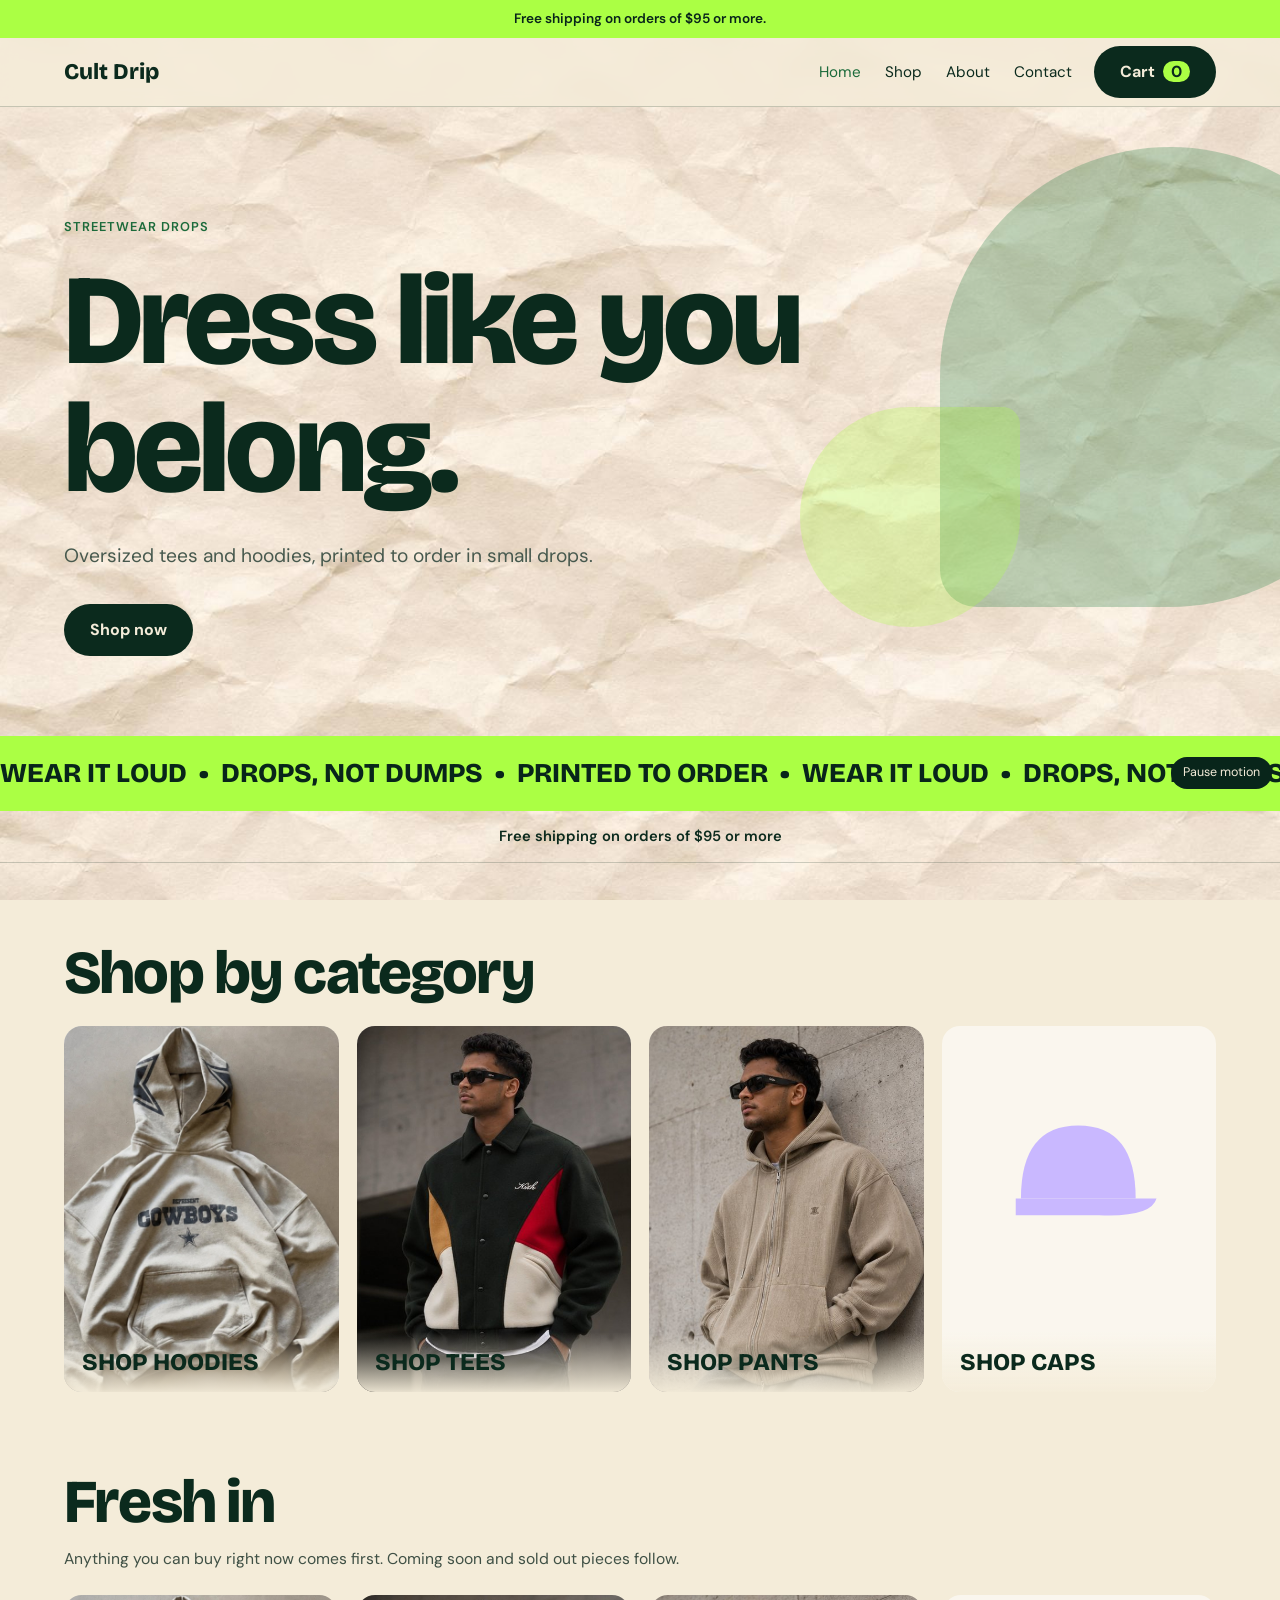
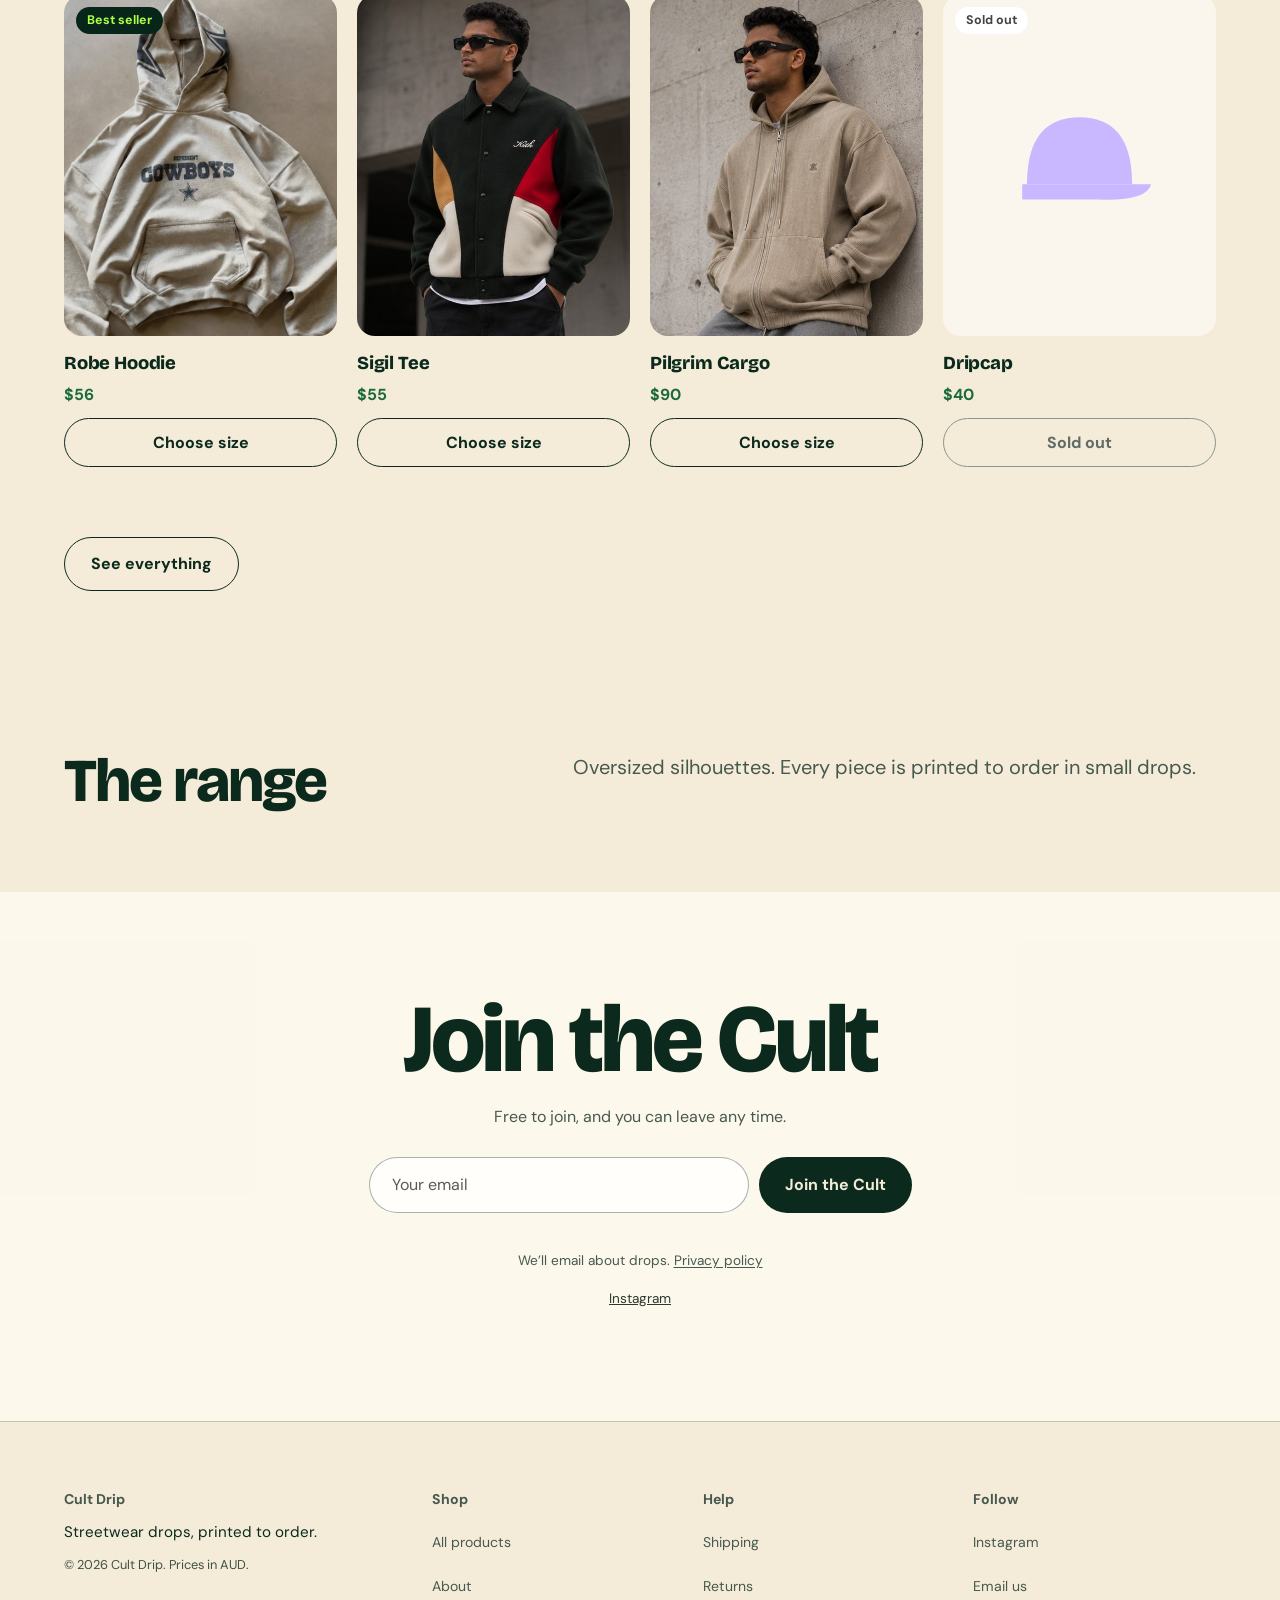
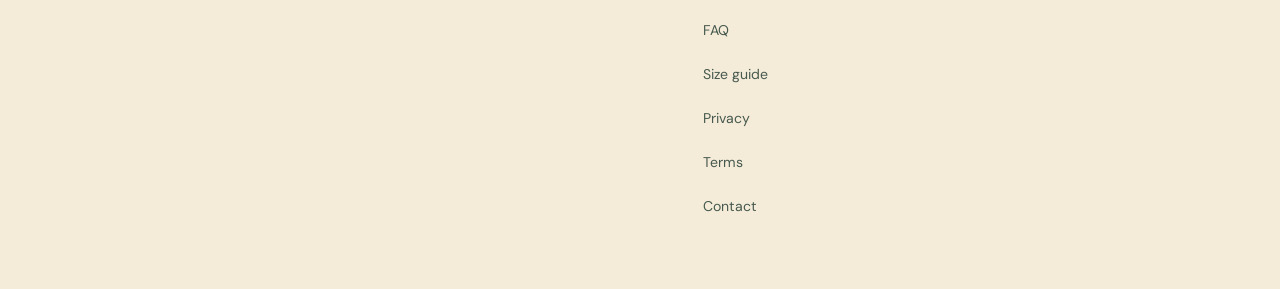
<file: index.html>
<!DOCTYPE html>
<!-- cd-version:13 --><html lang="en-AU"><head><meta charset="utf-8"><link rel="icon" href="data:image/svg+xml,%3Csvg xmlns='http://www.w3.org/2000/svg' viewBox='0 0 64 64'%3E%3Crect width='64' height='64' rx='14' fill='%230b2a1d'/%3E%3Ctext x='32' y='44' font-size='30' text-anchor='middle' fill='%23abff44' font-family='Arial' font-weight='700'%3ECD%3C/text%3E%3C/svg%3E"><meta name="viewport" content="width=device-width, initial-scale=1"><title>Streetwear drops, printed to order | Cult Drip</title><meta name="description" content="Oversized tees and hoodies, printed to order and shipped across Australia. Join the Cult to hear when the next drop lands."><meta name="theme-color" content="#f4ecd9"><meta property="og:type" content="website"><meta property="og:site_name" content="Cult Drip"><meta property="og:title" content="Streetwear drops, printed to order | Cult Drip"><meta property="og:description" content="Oversized tees and hoodies, printed to order and shipped across Australia. Join the Cult to hear when the next drop lands."><meta name="twitter:card" content="summary"><link rel="preconnect" href="https://fonts.googleapis.com"><link rel="stylesheet" href="https://fonts.googleapis.com/css2?family=Bricolage+Grotesque:wght@700;800&family=DM+Sans:wght@400;500;600;700&display=swap"><link rel="stylesheet" href="style.css"></head>
<body data-page="home" data-title="Home"><noscript><p style="padding:24px;font-weight:600">This shop needs JavaScript. Please turn it on to browse and order.</p></noscript><div id="site-header"></div><main>
<section class="hero"><div class="blob" aria-hidden="true"></div><div class="blob b2" aria-hidden="true"></div><div class="wrap"><div class="eyebrow" data-t="eyebrow">Streetwear drops</div><h1 data-s="heroTitle"></h1><p data-s="heroText"></p><a class="btn" data-t-btn="heroButton" href="shop.html">Shop now</a></div></section>
<div class="stripw"><button type="button" class="spause" id="spause" aria-pressed="false">Pause motion</button><div class="strip" aria-hidden="true"><div data-marquee="marquee">Wear it loud &nbsp;•&nbsp; Drops, not dumps &nbsp;•&nbsp; Printed to order &nbsp;•&nbsp; Wear it loud &nbsp;•&nbsp; Drops, not dumps &nbsp;•&nbsp; Printed to order &nbsp;•&nbsp;</div></div></div>
<section class="trustw" data-sec><div class="wrap"><ul class="trust" data-t="trust"></ul></div></section>
<section class="blk"><div class="wrap"><h2>Shop by category</h2><div class="tiles" id="tiles"></div></div></section>
<section class="blk" style="padding-top:0"><div class="wrap"><h2>Fresh in</h2><p class="freshnote" data-t="freshNote"></p><div class="grid" id="grid" data-limit="4"></div><a class="btn ghost" href="shop.html">See everything</a></div></section>
<section class="blk salesec" id="salesec" style="padding-top:0"><div class="wrap"><a class="sale-banner" id="saleBanner" href="shop.html" hidden><span>Shop the sale</span><b id="saleOff"></b></a></div></section>
<section class="blk" data-sec><div class="wrap two"><h2>The range</h2><div><p class="lead" data-t="rangeText">Oversized silhouettes, printed to order. Pick a category above, or browse everything in the shop.</p><p class="fine official" data-t="officialLine"></p></div></div></section>
<section class="join" id="join"><div class="wrap"><h2>Join the Cult</h2><p data-t="joinText">We’ll email you when a drop is coming. Free to join, and you can leave any time.</p><form id="f" novalidate aria-describedby="ok"><input name="email" type="email" placeholder="Your email" aria-label="Email address" autocomplete="email" required><button class="btn" type="submit">Join the Cult</button></form><div id="ok" role="status"></div><p class="fine joinsmall" data-t="joinSmall"></p><p class="fine" id="handles" hidden></p></div></section></main><div id="site-footer"></div><script src="data.js"></script><script src="copy.js"></script><script src="engine.js"></script><script src="script.js"></script></body></html>
</file>
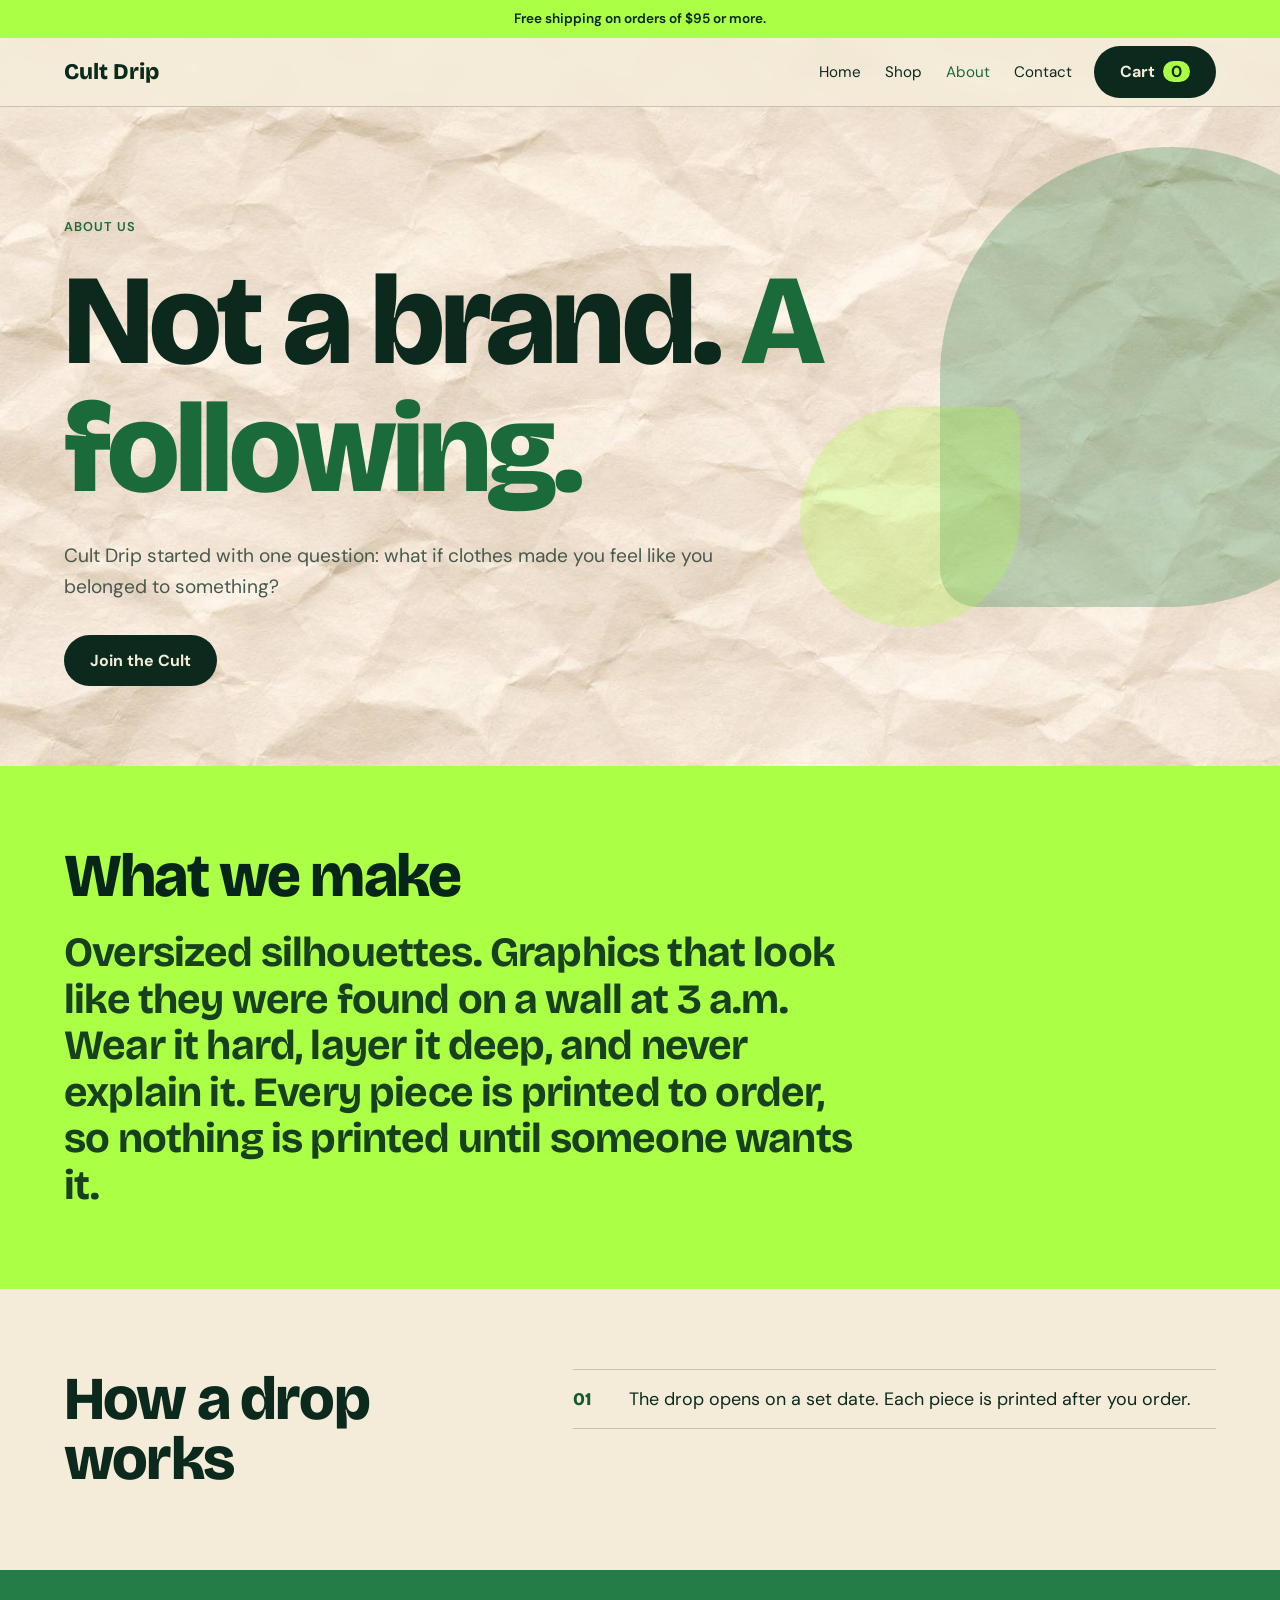
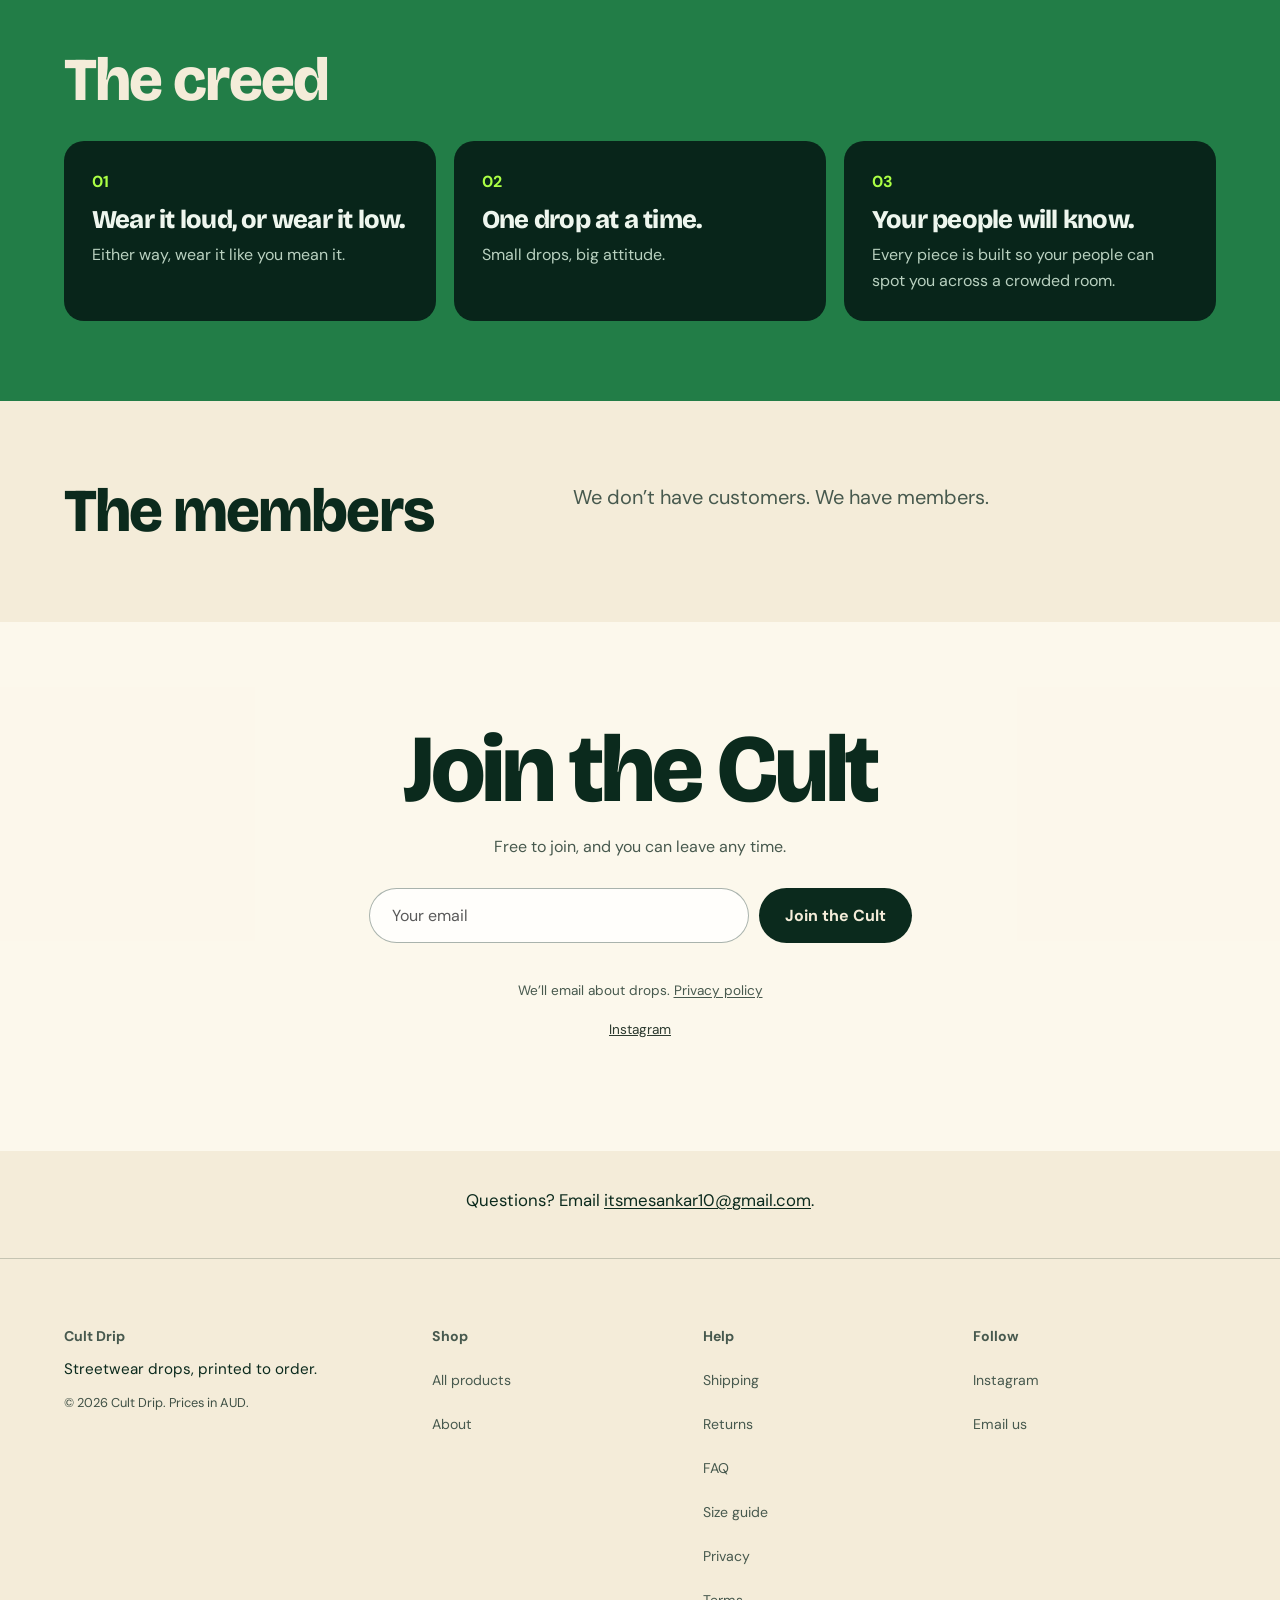
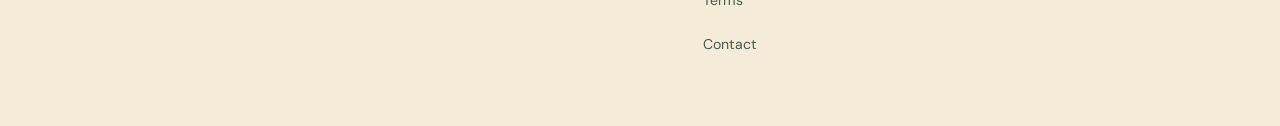
<file: about.html>
<!DOCTYPE html>
<!-- cd-version:13 --><html lang="en-AU"><head><meta charset="utf-8"><link rel="icon" href="data:image/svg+xml,%3Csvg xmlns='http://www.w3.org/2000/svg' viewBox='0 0 64 64'%3E%3Crect width='64' height='64' rx='14' fill='%230b2a1d'/%3E%3Ctext x='32' y='44' font-size='30' text-anchor='middle' fill='%23abff44' font-family='Arial' font-weight='700'%3ECD%3C/text%3E%3C/svg%3E"><meta name="viewport" content="width=device-width, initial-scale=1"><title>About us: streetwear printed to order | Cult Drip</title><meta name="description" content="What Cult Drip makes, how each piece is printed to order, and what the drops and the member list really are."><meta name="theme-color" content="#f4ecd9"><meta property="og:type" content="website"><meta property="og:site_name" content="Cult Drip"><meta property="og:title" content="About us: streetwear printed to order | Cult Drip"><meta property="og:description" content="What Cult Drip makes, how each piece is printed to order, and what the drops and the member list really are."><meta name="twitter:card" content="summary"><link rel="preconnect" href="https://fonts.googleapis.com"><link rel="stylesheet" href="https://fonts.googleapis.com/css2?family=Bricolage+Grotesque:wght@700;800&family=DM+Sans:wght@400;500;600;700&display=swap"><link rel="stylesheet" href="style.css"></head>
<body data-page="about" data-title="About"><noscript><p style="padding:24px;font-weight:600">This shop needs JavaScript. Please turn it on to browse and order.</p></noscript><div id="site-header"></div><main>
<section class="hero"><div class="blob" aria-hidden="true"></div><div class="blob b2" aria-hidden="true"></div><div class="wrap"><div class="eyebrow">About us</div><h1>Not a brand. <em>A following.</em></h1><p>Cult Drip started with one question: what if clothes made you feel like you belonged to something?</p><a class="btn" href="#join">Join the Cult</a></div></section>
<section class="blk" data-sec><div class="wrap two"><h2>Who’s behind it</h2><div class="lead rich" data-t="aboutWho"></div></div></section>
<section class="blk make" data-sec><div class="wrap"><h2>What we make</h2><p class="lead" data-t="aboutMake">Oversized silhouettes. Graphics that look like they were found on a wall at 3 a.m. Wear it hard, layer it deep, and never explain it.</p></div></section>
<section class="blk" data-sec><div class="wrap two"><h2>How a drop works</h2><div class="howw" data-t="aboutHow"></div></div></section>
<section class="blk creed" data-sec><div class="wrap"><h2>The creed</h2><div class="steps" data-t="creed"><div class="step"><span>01</span><h3>Wear it loud, or wear it low.</h3><p>Either way, wear it like you mean it.</p></div><div class="step"><span>02</span><h3>One drop at a time.</h3><p>Small drops, big attitude.</p></div><div class="step"><span>03</span><h3>Your people will know.</h3><p>Every piece is built so your people can spot you across a crowded room.</p></div></div></div></section>
<section class="blk" data-sec><div class="wrap two"><h2>The members</h2><p class="lead" data-t="aboutMembers">We don’t have customers. We have <strong>members</strong>.</p></div></section>
<section class="join" id="join"><div class="wrap"><h2>Join the Cult</h2><p data-t="joinText">We’ll email you when a drop is coming. Free to join, and you can leave any time.</p><form id="f" novalidate aria-describedby="ok"><input name="email" type="email" placeholder="Your email" aria-label="Email address" autocomplete="email" required><button class="btn" type="submit">Join the Cult</button></form><div id="ok" role="status"></div><p class="fine joinsmall" data-t="joinSmall"></p><p class="fine" id="handles" hidden></p></div></section>
<section class="lastw" data-sec><div class="wrap"><p class="lastline" data-t="aboutLast"></p></div></section></main><div id="site-footer"></div><script src="data.js"></script><script src="copy.js"></script><script src="engine.js"></script><script src="script.js"></script></body></html>
</file>
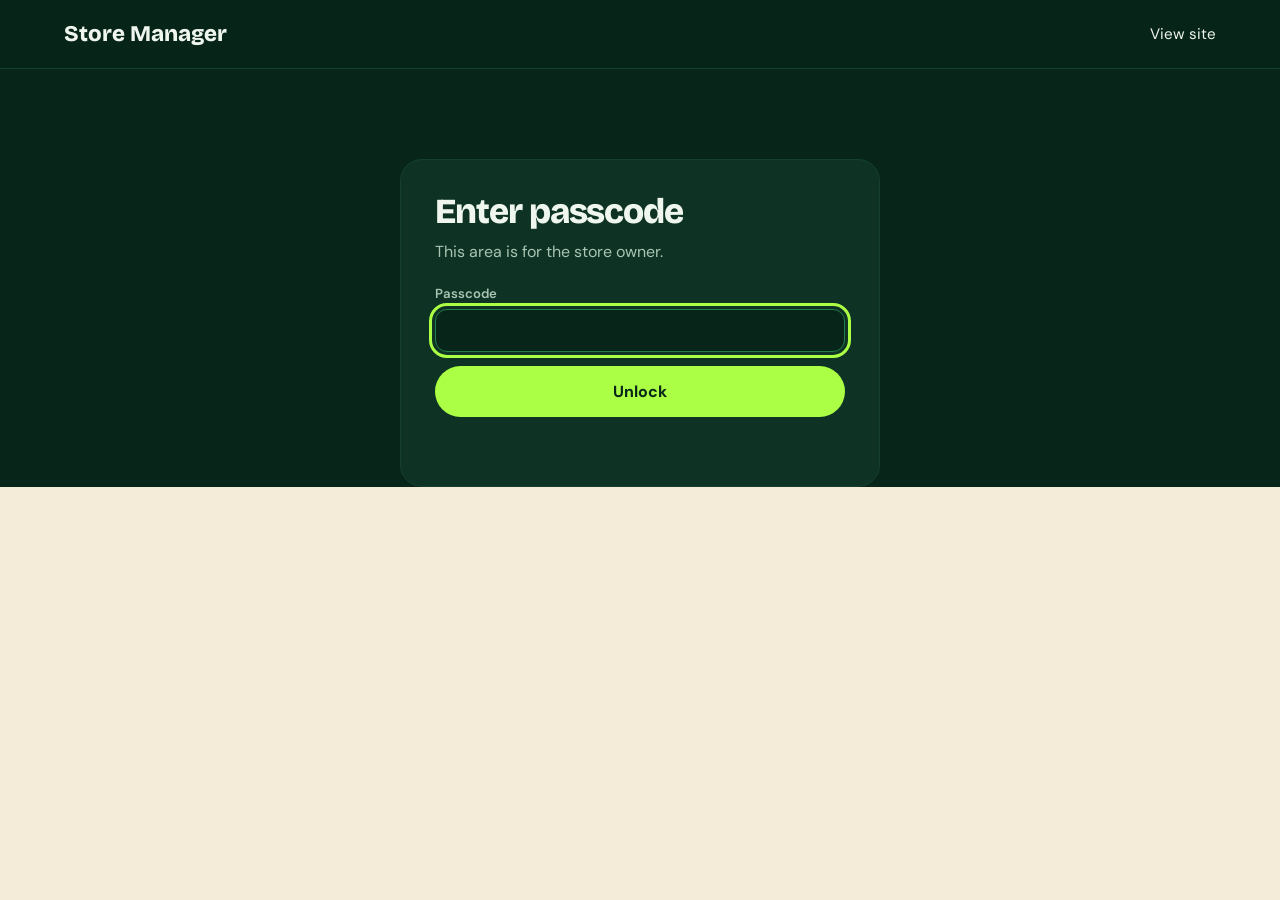
<file: admin.html>
<!DOCTYPE html>
<!-- cd-version:13 --><html lang="en-AU"><head><meta charset="utf-8"><meta name="viewport" content="width=device-width, initial-scale=1"><title>Store Manager</title><meta name="robots" content="noindex"><meta name="referrer" content="no-referrer">
<link rel="stylesheet" href="https://fonts.googleapis.com/css2?family=Bricolage+Grotesque:wght@700;800&family=DM+Sans:wght@400;500;600;700&display=swap"><link rel="stylesheet" href="style.css"></head>
<body class="adm"><header class="top"><div class="wrap"><span class="logo">Store Manager</span><nav class="links"><a href="index.html">View site</a></nav></div></header>

<div class="gate" id="gate" hidden>
  <div id="g-lock" hidden>
    <h1>Enter passcode</h1><p>This area is for the store owner.</p>
    <label>Passcode<input id="pw" type="password" autocomplete="current-password"></label>
    <button class="btn" id="unlock">Unlock</button><div id="gmsg" role="status"></div>
  </div>
  <div id="g-setup" hidden>
    <h1>Create your passcode</h1><p>Choose a passcode (8 or more characters, a short phrase is best). It will work in every browser once you upload the file the next step creates.</p>
    <label>New passcode<input id="np" type="password" autocomplete="new-password"></label>
    <label>Type it again<input id="np2" type="password" autocomplete="new-password"></label>
    <button class="btn" id="mk">Create passcode file</button>
    <button class="gback" id="skip">Go back without changing it</button><div id="gmsg2" role="status"></div>
    <div class="note">After it downloads, upload <b>lock.js</b> to GitHub (Add file, Upload files). Until you do, the old passcode (or none) stays in force.</div>
  </div>
</div>

<div id="app" hidden>
<main class="wrap">
<h1>Change your clothes, prices and words</h1>
<nav class="jump" aria-label="Jump to a section"><a href="#dropp">Current drop</a><a href="#setp">Store settings</a><a href="#prodp">Products</a><a href="#factp">Business details</a><a href="#wordp">Page words</a><a href="#filep">Site files check</a></nav>
<div class="note upd" id="upd" hidden></div>
<div class="panel"><h2>How it works</h2>
<ol class="how"><li><b>Edit</b><br>Change products, prices, photos, stock and words below. Every box is optional.</li><li><b>Save &amp; publish</b><br>One press at the bottom sends it to your live shop.</li><li><b>Check it</b><br>Press Preview any time to see your changes before or after publishing.</li></ol></div>
<div class="panel" id="dropp"><h2>Current drop</h2><p>Change this when a drop opens or closes. Every box is optional.</p><div id="drop"></div></div>
<div class="panel" id="ghp"><h2>GitHub connection</h2><p id="ghintro">Your token is saved in this browser until you change it, so you only set this up once.</p>
<div class="fields"><label>Access token<input id="tok" type="password" autocomplete="off" placeholder="github_pat_..."></label></div>
<div class="bulk" style="margin-top:12px"><button id="ghc">Save token</button><button id="ghd">Remove token</button><button id="dl">Download backup (data.js)</button><button id="chpw">Change passcode</button></div>
<p id="ghs" style="margin:12px 0 0"></p>
<details class="how2"><summary>How do I get a token?</summary><ol><li>On github.com click your picture, then Settings, then Developer settings.</li><li>Choose Personal access tokens, then Fine-grained tokens, then Generate new token.</li><li>Give it a name, set an expiry (90 days is sensible), and under Repository access choose Only select repositories, then pick cultdrip.</li><li>Under Permissions, Repository permissions, set Contents to Read and write. Leave everything else as it is.</li><li>Press Generate token, copy it, paste it above and press Save token.</li></ol><p>The token can only touch this one repository. You can delete it on GitHub at any time.</p></details></div>
<div class="panel"><h2>Quick price tools</h2><p>Change every product at once, then press Save &amp; publish. Use “Put everything on sale” only on pieces you have really sold at the full price. Pieces set to Coming soon are skipped.</p><div class="bulk"><label>Percent<input id="pct" type="text" inputmode="numeric" value="20"></label><button id="sale">Put everything on sale</button><button id="unsale">End all sales</button><button id="up">Raise all prices</button><button id="down">Lower all prices</button></div></div>
<div class="panel" id="setp"><h2>Store settings</h2><p>Brand name, banner, home page words and your shop's contact details. Wording boxes left empty use the suggested wording shown in grey.</p><div class="fields" id="set"></div></div>
<div class="panel" id="prodp"><h2>Products</h2><p>Use Add product for a new item. Leave Original price at 0 when there's no sale. Paste a photo path like images/hoodie.jpg to replace the drawing.</p><button class="btn" id="add" style="margin-bottom:16px">+ Add product</button><div id="list"></div></div>
<div class="panel" id="factp"><h2>Business details: fill in when you're ready</h2><p>Anything you leave empty is simply left out of your website. Each box says where it is used.</p><div id="facts"></div></div>
<div class="panel" id="wordp"><h2>Page words</h2><p>Every box is optional. An empty box uses the suggested wording shown in grey, which updates itself from your business details. Your own words are used exactly as you write them. Put ** on both sides of words to make them bold. To link to another page on this site, write [[help.html#privacy|Privacy policy]]: the page and section first, then a bar, then the words to show.</p><div id="words"></div></div>
<div class="panel" id="filep"><h2>Site files check</h2><p id="ver"></p><button class="btn ghost" id="chk" style="margin-bottom:12px">Check my site files</button><ul class="chklist" id="chkout"></ul></div>
</main>
<div class="actions"><span id="state">✓ Everything is published</span><span id="hint"></span><button class="btn" id="saveb">Save &amp; publish</button><button class="btn ghost" id="prev">Preview</button><button class="btn ghost" id="reset">Undo changes</button><span id="status" role="status"></span></div>
</div>
<script src="data.js"></script><script src="copy.js"></script><script src="engine.js"></script><script src="admin.js"></script></body></html>
</file>
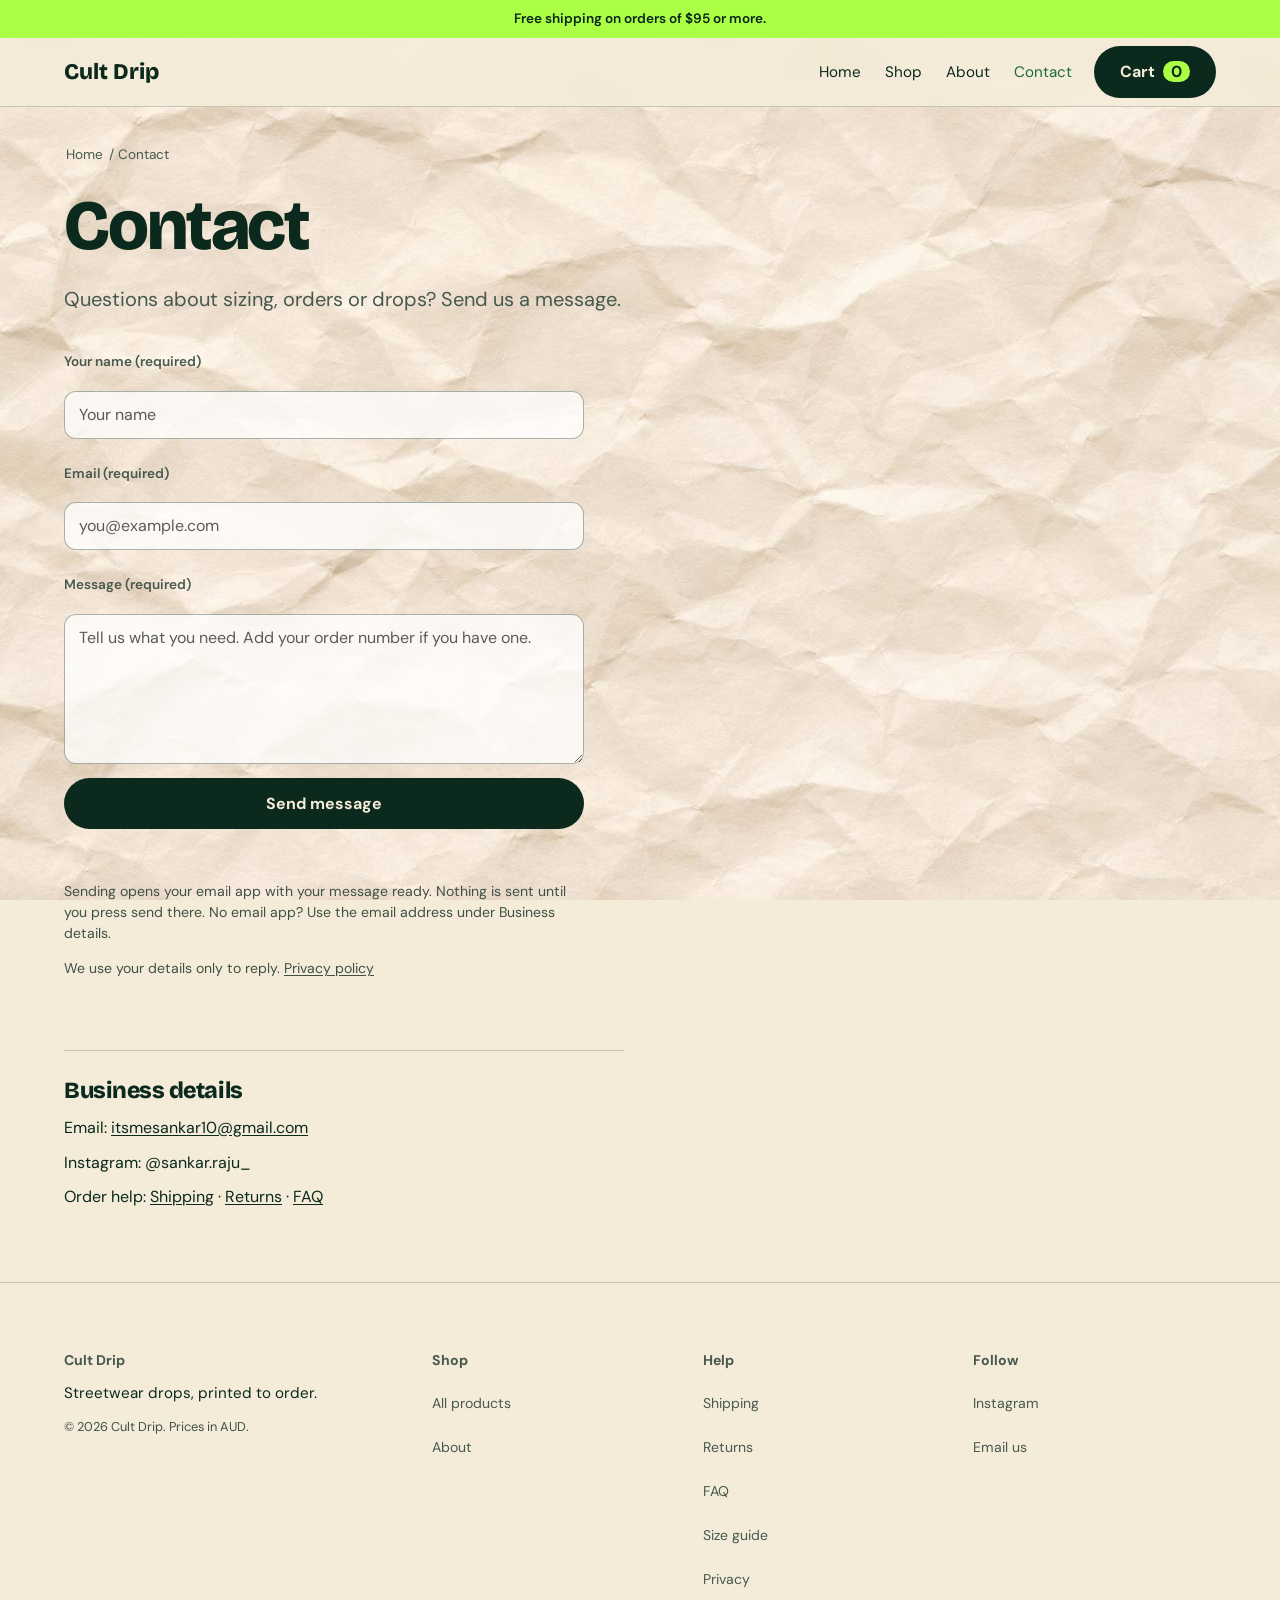
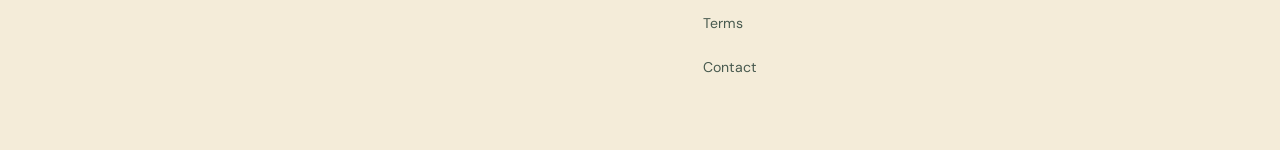
<file: contact.html>
<!DOCTYPE html>
<!-- cd-version:13 --><html lang="en-AU"><head><meta charset="utf-8"><link rel="icon" href="data:image/svg+xml,%3Csvg xmlns='http://www.w3.org/2000/svg' viewBox='0 0 64 64'%3E%3Crect width='64' height='64' rx='14' fill='%230b2a1d'/%3E%3Ctext x='32' y='44' font-size='30' text-anchor='middle' fill='%23abff44' font-family='Arial' font-weight='700'%3ECD%3C/text%3E%3C/svg%3E"><meta name="viewport" content="width=device-width, initial-scale=1"><title>Contact us about orders, sizing and drops | Cult Drip</title><meta name="description" content="Questions about sizing, orders or drops? Send Cult Drip a message and we’ll reply by email."><meta name="theme-color" content="#f4ecd9"><meta property="og:type" content="website"><meta property="og:site_name" content="Cult Drip"><meta property="og:title" content="Contact us about orders, sizing and drops | Cult Drip"><meta property="og:description" content="Questions about sizing, orders or drops? Send Cult Drip a message and we’ll reply by email."><meta name="twitter:card" content="summary"><link rel="preconnect" href="https://fonts.googleapis.com"><link rel="stylesheet" href="https://fonts.googleapis.com/css2?family=Bricolage+Grotesque:wght@700;800&family=DM+Sans:wght@400;500;600;700&display=swap"><link rel="stylesheet" href="style.css"></head>
<body data-page="contact" data-title="Contact"><noscript><p style="padding:24px;font-weight:600">This shop needs JavaScript. Please turn it on to browse and order.</p></noscript><div id="site-header"></div><main><div class="wrap">
<nav class="crumbs" aria-label="Breadcrumb"><a href="index.html">Home</a> / Contact</nav><h1 class="title">Contact</h1><p class="lead cintro" data-t="contactIntro">Questions about sizing, orders or drops? Send us a message.</p>
<form class="contact" id="contact" novalidate aria-describedby="ok"><label class="lbl" for="c-name">Your name (required)</label><input id="c-name" name="name" placeholder="Your name" autocomplete="name" required><label class="lbl" for="c-email">Email (required)</label><input id="c-email" name="email" type="email" placeholder="you@example.com" autocomplete="email" required><label class="lbl" for="c-msg">Message (required)</label><textarea id="c-msg" name="message" rows="5" placeholder="Tell us what you need. Add your order number if you have one." required></textarea><button class="btn" type="submit">Send message</button><div id="ok" role="status"></div><p class="formnote" data-t="contactNote"></p><p class="formnote cprivacy" data-t="contactPrivacy">We use your details only to reply. <a href="help.html#privacy">Privacy policy</a></p></form>
<div class="biz" data-sec><h2>Business details</h2><div data-t="contactBusiness"></div></div></div></main><div id="site-footer"></div><script src="data.js"></script><script src="copy.js"></script><script src="engine.js"></script><script src="script.js"></script></body></html>
</file>
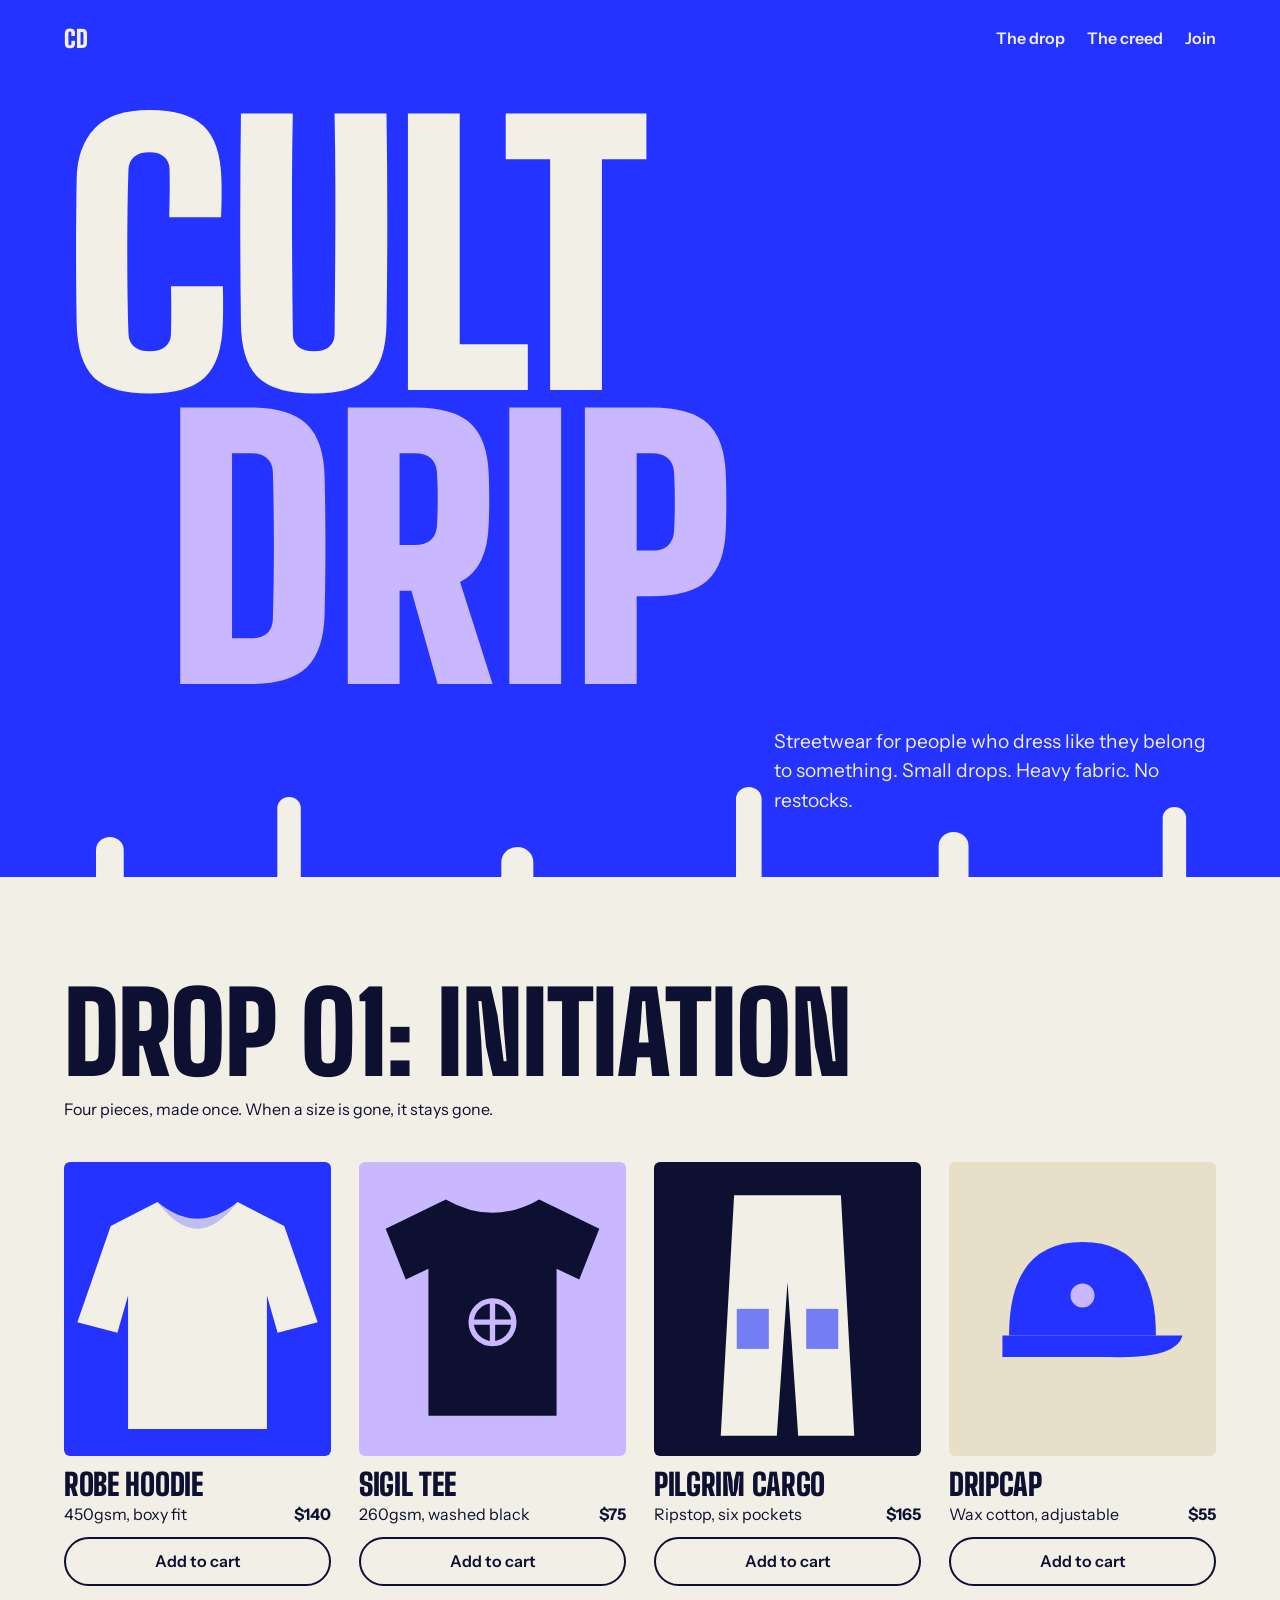
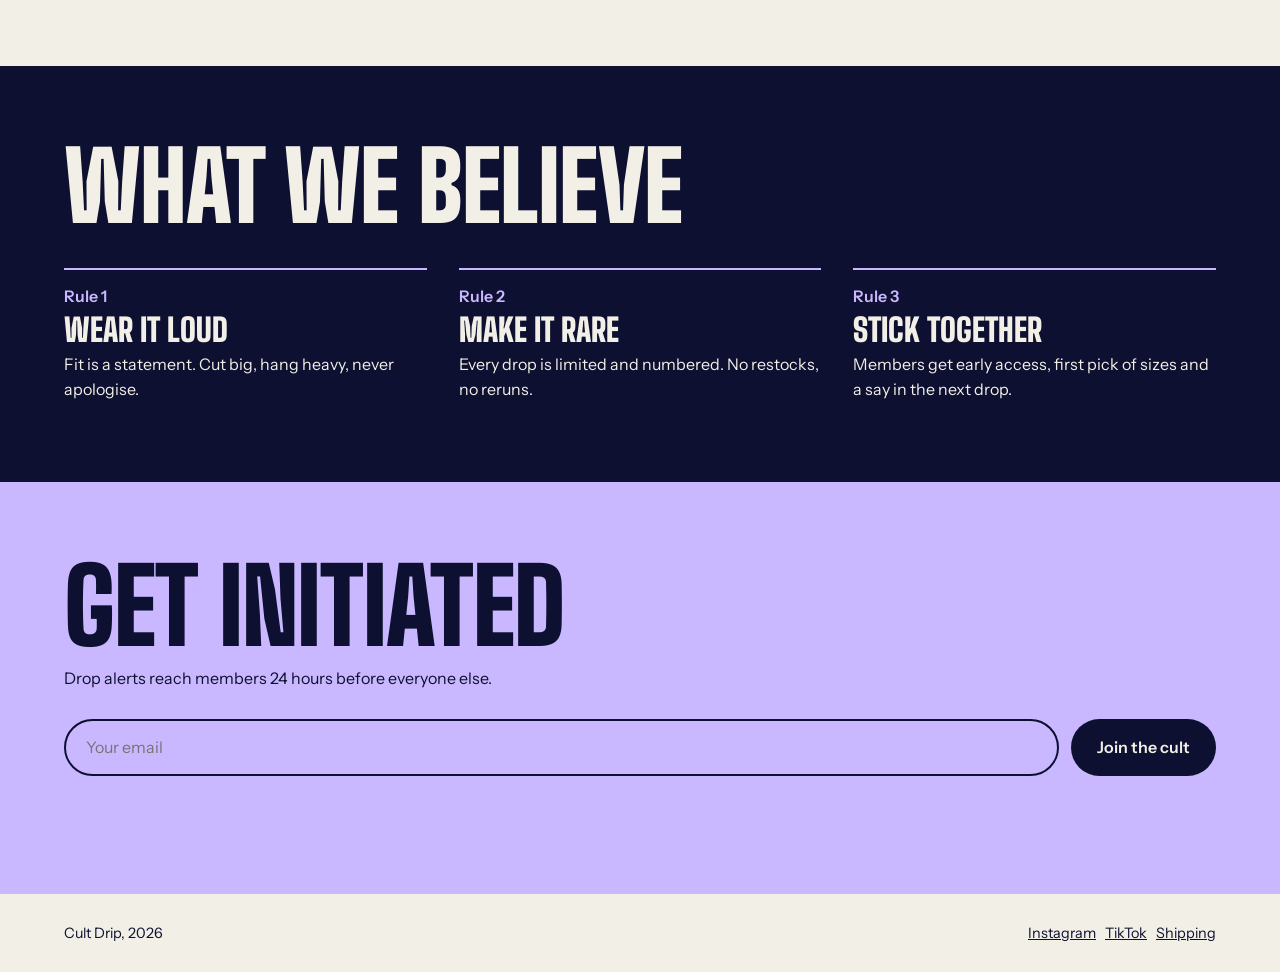
<file: cult.html>
<!DOCTYPE html>
<html lang="en">
<head>
<meta charset="utf-8">
<meta name="viewport" content="width=device-width, initial-scale=1, viewport-fit=cover">
<title>Cult Drip</title>
<link rel="stylesheet" href="https://fonts.googleapis.com/css2?family=Big+Shoulders+Display:wght@800;900&family=Instrument+Sans:wght@400;500;600&display=swap">
<style>
:root{--blue:#2433ff;--bone:#f2efe6;--lilac:#c9b8ff;--ink:#0d1030;--paper:#f2efe6;--text:#0d1030;
box-sizing:border-box;padding-top:env(safe-area-inset-top,0px);padding-bottom:env(safe-area-inset-bottom,0px)}
@media (prefers-color-scheme:dark){:root:not([data-theme="light"]){--paper:#10122e;--text:#f2efe6}}
:root[data-theme="dark"]{--paper:#10122e;--text:#f2efe6}
html{scroll-padding-top:env(safe-area-inset-top,0px);scroll-behavior:smooth}
*{box-sizing:border-box}
body{margin:0;background:var(--paper);color:var(--text);font-family:"Instrument Sans",system-ui,sans-serif;line-height:1.55}
h1,h2,h3{font-family:"Big Shoulders Display","Arial Narrow",Impact,sans-serif;font-weight:900;margin:0;line-height:.85;letter-spacing:-.01em}
a{color:inherit}
:focus-visible{outline:3px solid var(--lilac);outline-offset:3px}

/* hero */
.hero{background:var(--blue);color:var(--bone);position:relative;overflow:hidden;padding:20px 5vw 0}
nav{display:flex;justify-content:space-between;align-items:center;font-weight:600}
nav .mark{font-family:"Big Shoulders Display",Impact,sans-serif;font-weight:900;font-size:1.5rem}
nav a{text-decoration:none;margin-left:22px}
nav a:hover{text-decoration:underline}
.hero h1{font-size:clamp(5.5rem,27vw,23rem);text-transform:uppercase;margin:6vh 0 0;text-align:left}
.hero h1 span{display:block}
.hero h1 span:last-child{color:var(--lilac);margin-left:8vw}
.hero p{max-width:34ch;font-size:1.2rem;margin:28px 0 0 auto;padding-bottom:90px}
.btn{display:inline-block;background:var(--bone);color:var(--ink);padding:14px 26px;font-weight:600;border:0;border-radius:999px;text-decoration:none;cursor:pointer;font:inherit;font-weight:600}
.btn:hover{background:var(--lilac)}
.drips{position:absolute;left:0;right:0;bottom:-1px;height:130px;width:100%}
.drips rect{transform-origin:top;animation:drip 1.8s cubic-bezier(.3,.9,.3,1) both}
@keyframes drip{from{transform:scaleY(0)}}
@media (prefers-reduced-motion:reduce){.drips rect{animation:none}}

/* drop */
section{padding:80px 5vw}
.drop h2{font-size:clamp(3rem,10vw,7rem);text-transform:uppercase}
.drop .sub{max-width:46ch;margin:16px 0 40px}
.grid{display:grid;grid-template-columns:repeat(auto-fit,minmax(230px,1fr));gap:28px}
.item svg{width:100%;height:auto;display:block;background:var(--tile);border-radius:6px}
.item:nth-child(1){--tile:#2433ff}.item:nth-child(2){--tile:#c9b8ff}.item:nth-child(3){--tile:#0d1030}.item:nth-child(4){--tile:#e8dfc9}
.item h3{font-size:1.9rem;margin-top:14px;text-transform:uppercase;line-height:.95}
.item p{margin:4px 0 0;display:flex;justify-content:space-between}
.item button{margin-top:10px;width:100%;background:transparent;color:inherit;border:2px solid currentColor;border-radius:999px;padding:10px;font:inherit;font-weight:600;cursor:pointer}
.item button:hover,.item button.in{background:var(--blue);border-color:var(--blue);color:var(--bone)}

/* creed */
.creed{background:var(--ink);color:var(--bone)}
.creed h2{font-size:clamp(2.6rem,8vw,6rem);text-transform:uppercase;max-width:14ch}
.creed ol{list-style:none;padding:0;margin:40px 0 0;display:grid;grid-template-columns:repeat(auto-fit,minmax(240px,1fr));gap:32px;counter-reset:r}
.creed li{counter-increment:r;border-top:2px solid var(--lilac);padding-top:14px}
.creed li::before{content:"Rule " counter(r);color:var(--lilac);font-weight:600}
.creed li b{display:block;font-family:"Big Shoulders Display",Impact,sans-serif;font-size:2rem;font-weight:900;text-transform:uppercase;line-height:1;margin:6px 0}

/* join */
.join{background:var(--lilac);color:var(--ink)}
.join h2{font-size:clamp(3rem,9vw,6.5rem);text-transform:uppercase}
.join form,.join .row{display:flex;gap:12px;flex-wrap:wrap;margin-top:28px}
.join input{flex:1 1 260px;padding:14px 20px;border-radius:999px;border:2px solid var(--ink);background:transparent;font:inherit;color:var(--ink)}
.join .btn{background:var(--ink);color:var(--bone)}
.join .btn:hover{background:var(--blue)}
#msg{margin-top:14px;font-weight:600;min-height:1.5em}
footer{padding:28px 5vw;display:flex;justify-content:space-between;flex-wrap:wrap;gap:10px;font-size:.9rem}
</style>
</head>
<body>
<header class="hero">
  <nav><span class="mark">CD</span><div><a href="#drop">The drop</a><a href="#creed">The creed</a><a href="#join">Join</a></div></nav>
  <h1><span>Cult</span><span>Drip</span></h1>
  <p>Streetwear for people who dress like they belong to something. Small drops. Heavy fabric. No restocks.</p>
  <svg class="drips" viewBox="0 0 1200 130" preserveAspectRatio="none" aria-hidden="true">
    <g fill="#f2efe6">
      <rect x="0" y="100" width="1200" height="30"/>
      <rect x="90" y="60" width="26" height="70" rx="13" style="animation-delay:.2s"/>
      <rect x="260" y="20" width="22" height="110" rx="11" style="animation-delay:.5s"/>
      <rect x="470" y="70" width="30" height="60" rx="15" style="animation-delay:.35s"/>
      <rect x="690" y="10" width="24" height="120" rx="12" style="animation-delay:.7s"/>
      <rect x="880" y="55" width="28" height="75" rx="14" style="animation-delay:.45s"/>
      <rect x="1090" y="30" width="22" height="100" rx="11" style="animation-delay:.6s"/>
    </g>
  </svg>
</header>

<section class="drop" id="drop">
  <h2>Drop 01: Initiation</h2>
  <p class="sub">Four pieces, made once. When a size is gone, it stays gone.</p>
  <div class="grid">
    <article class="item">
      <svg viewBox="0 0 200 220" role="img" aria-label="Blue hooded sweatshirt illustration"><path fill="#f2efe6" d="M70 30 Q100 55 130 30 L165 48 L190 120 L160 128 L152 100 L152 200 L48 200 L48 100 L40 128 L10 120 L35 48Z"/><path fill="#2433ff" opacity=".25" d="M70 30 Q100 70 130 30 Q100 55 70 30Z"/></svg>
      <h3>Robe hoodie</h3><p><span>450gsm, boxy fit</span><b>$140</b></p><button>Add to cart</button>
    </article>
    <article class="item">
      <svg viewBox="0 0 200 220" role="img" aria-label="Tee illustration"><path fill="#0d1030" d="M65 28 Q100 48 135 28 L180 50 L165 88 L148 80 L148 190 L52 190 L52 80 L35 88 L20 50Z"/><circle cx="100" cy="120" r="16" fill="none" stroke="#c9b8ff" stroke-width="4"/><path d="M100 104v32M84 120h32" stroke="#c9b8ff" stroke-width="4"/></svg>
      <h3>Sigil tee</h3><p><span>260gsm, washed black</span><b>$75</b></p><button>Add to cart</button>
    </article>
    <article class="item">
      <svg viewBox="0 0 200 220" role="img" aria-label="Cargo pants illustration"><path fill="#f2efe6" d="M60 25 H140 L150 205 H108 L100 90 L92 205 H50Z"/><rect x="62" y="110" width="24" height="30" fill="#2433ff" opacity=".6"/><rect x="114" y="110" width="24" height="30" fill="#2433ff" opacity=".6"/></svg>
      <h3>Pilgrim cargo</h3><p><span>Ripstop, six pockets</span><b>$165</b></p><button>Add to cart</button>
    </article>
    <article class="item">
      <svg viewBox="0 0 200 220" role="img" aria-label="Cap illustration"><path fill="#2433ff" d="M45 130 Q45 60 100 60 Q155 60 155 130Z"/><path fill="#2433ff" d="M40 130 H175 Q170 148 120 146 H40Z"/><circle cx="100" cy="100" r="9" fill="#c9b8ff"/></svg>
      <h3>Dripcap</h3><p><span>Wax cotton, adjustable</span><b>$55</b></p><button>Add to cart</button>
    </article>
  </div>
</section>

<section class="creed" id="creed">
  <h2>What we believe</h2>
  <ol>
    <li><b>Wear it loud</b>Fit is a statement. Cut big, hang heavy, never apologise.</li>
    <li><b>Make it rare</b>Every drop is limited and numbered. No restocks, no reruns.</li>
    <li><b>Stick together</b>Members get early access, first pick of sizes and a say in the next drop.</li>
  </ol>
</section>

<section class="join" id="join">
  <h2>Get initiated</h2>
  <p>Drop alerts reach members 24 hours before everyone else.</p>
  <form id="f"><input type="email" id="e" placeholder="Your email" required aria-label="Email address"><button class="btn" type="submit">Join the cult</button></form>
  <div id="msg" role="status"></div>
</section>

<footer><span>Cult Drip, 2026</span><span><a href="#">Instagram</a> &nbsp; <a href="#">TikTok</a> &nbsp; <a href="#">Shipping</a></span></footer>

<script>
document.querySelectorAll('.item button').forEach(function(b){
  b.addEventListener('click',function(){
    var on=b.classList.toggle('in');
    b.textContent=on?'In your cart':'Add to cart';
  });
});
document.getElementById('f').addEventListener('submit',function(ev){
  ev.preventDefault();
  var v=document.getElementById('e').value;
  document.getElementById('msg').textContent='Welcome in. We will send drop alerts to '+v+'.';
  ev.target.reset();
});
</script>
</body>
</html>
</file>
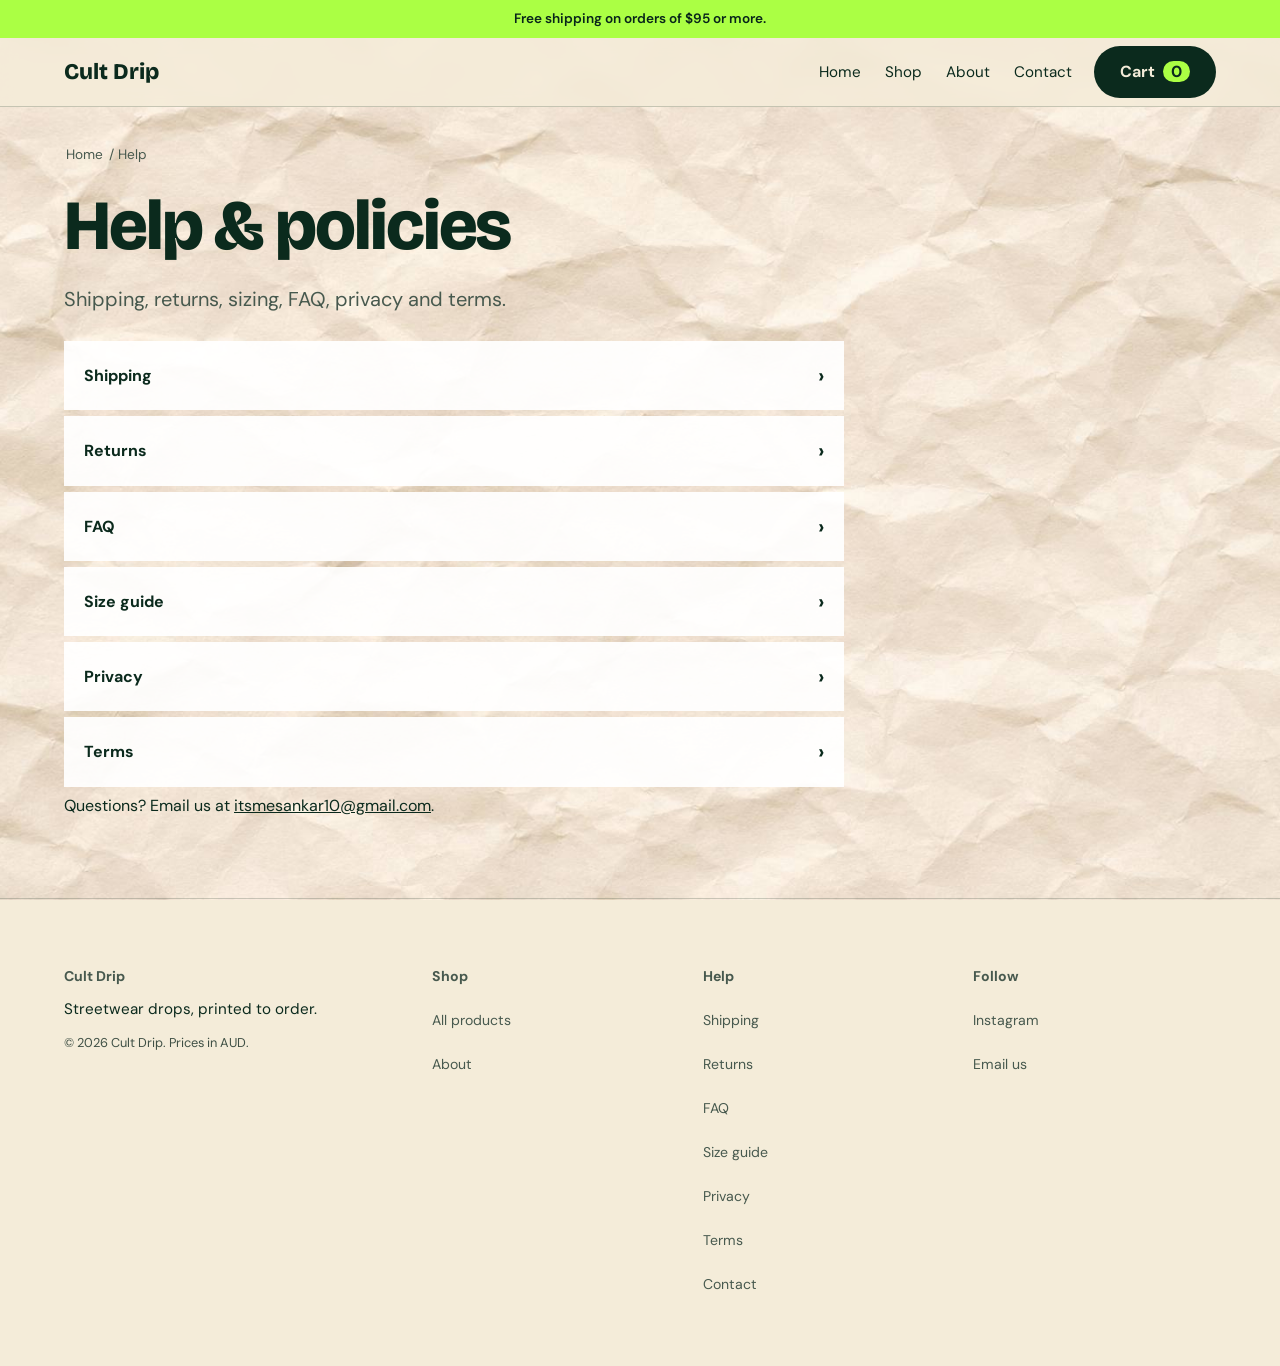
<file: help.html>
<!DOCTYPE html>
<!-- cd-version:13 --><html lang="en-AU"><head><meta charset="utf-8"><link rel="icon" href="data:image/svg+xml,%3Csvg xmlns='http://www.w3.org/2000/svg' viewBox='0 0 64 64'%3E%3Crect width='64' height='64' rx='14' fill='%230b2a1d'/%3E%3Ctext x='32' y='44' font-size='30' text-anchor='middle' fill='%23abff44' font-family='Arial' font-weight='700'%3ECD%3C/text%3E%3C/svg%3E"><meta name="viewport" content="width=device-width, initial-scale=1"><title>Shipping, returns, FAQ and privacy | Cult Drip</title><meta name="description" content="Shipping, returns and refunds, sizing, FAQ, privacy and terms for Cult Drip orders in Australia."><meta name="theme-color" content="#f4ecd9"><meta property="og:type" content="website"><meta property="og:site_name" content="Cult Drip"><meta property="og:title" content="Shipping, returns, FAQ and privacy | Cult Drip"><meta property="og:description" content="Shipping, returns and refunds, sizing, FAQ, privacy and terms for Cult Drip orders in Australia."><meta name="twitter:card" content="summary"><link rel="preconnect" href="https://fonts.googleapis.com"><link rel="stylesheet" href="https://fonts.googleapis.com/css2?family=Bricolage+Grotesque:wght@700;800&family=DM+Sans:wght@400;500;600;700&display=swap"><link rel="stylesheet" href="style.css"></head>
<body data-page="help" data-title="Help &amp; policies"><noscript><p style="padding:24px;font-weight:600">This shop needs JavaScript. Please turn it on to browse and order.</p></noscript><div id="site-header"></div><main><div class="wrap">
<nav class="crumbs" aria-label="Breadcrumb"><a href="index.html">Home</a> / Help</nav><h1 class="title">Help &amp; policies</h1><p class="lead hintro">Shipping, returns, sizing, FAQ, privacy and terms.</p>
<h2 class="sr">Help topics</h2><div class="helpbox" id="help"></div></div></main><div id="site-footer"></div><script src="data.js"></script><script src="copy.js"></script><script src="engine.js"></script><script src="script.js"></script></body></html>
</file>
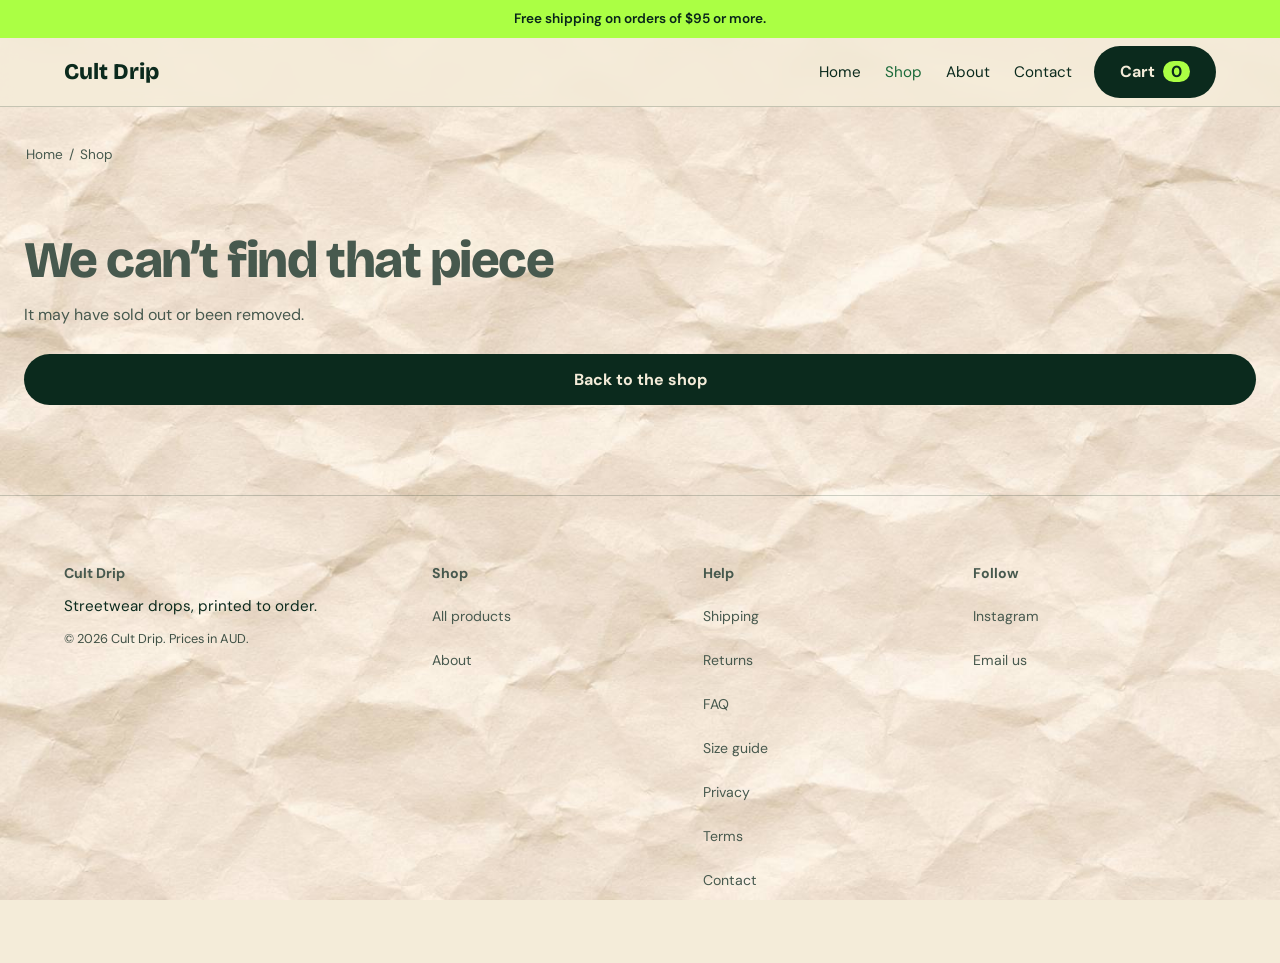
<file: product.html>
<!DOCTYPE html>
<!-- cd-version:13 --><html lang="en-AU"><head><meta charset="utf-8"><link rel="icon" href="data:image/svg+xml,%3Csvg xmlns='http://www.w3.org/2000/svg' viewBox='0 0 64 64'%3E%3Crect width='64' height='64' rx='14' fill='%230b2a1d'/%3E%3Ctext x='32' y='44' font-size='30' text-anchor='middle' fill='%23abff44' font-family='Arial' font-weight='700'%3ECD%3C/text%3E%3C/svg%3E"><meta name="viewport" content="width=device-width, initial-scale=1"><title>Product details | Cult Drip</title><meta name="description" content="Sizes, fit and details for a Cult Drip piece: oversized streetwear, printed to order."><meta name="theme-color" content="#f4ecd9"><meta property="og:type" content="website"><meta property="og:site_name" content="Cult Drip"><meta property="og:title" content="Product details | Cult Drip"><meta property="og:description" content="Sizes, fit and details for a Cult Drip piece: oversized streetwear, printed to order."><meta name="twitter:card" content="summary"><link rel="preconnect" href="https://fonts.googleapis.com"><link rel="stylesheet" href="https://fonts.googleapis.com/css2?family=Bricolage+Grotesque:wght@700;800&family=DM+Sans:wght@400;500;600;700&display=swap"><link rel="stylesheet" href="style.css"></head>
<body data-page="shop" data-title="Product"><noscript><p style="padding:24px;font-weight:600">This shop needs JavaScript. Please turn it on to browse and order.</p></noscript><div id="site-header"></div><main><div class="wrap">
<nav class="crumbs" id="pcrumbs" aria-label="Breadcrumb"></nav>
<div class="pp" id="product"></div>
<div id="below"></div>
<section class="blk" style="padding-top:0"><h2>Style with</h2><div class="grid" id="style"></div></section>
<section class="blk" style="padding-top:0"><h2>More like this</h2><div class="grid" id="more"></div></section>
</div></main><div id="site-footer"></div><script src="data.js"></script><script src="copy.js"></script><script src="engine.js"></script><script src="script.js"></script></body></html>
</file>
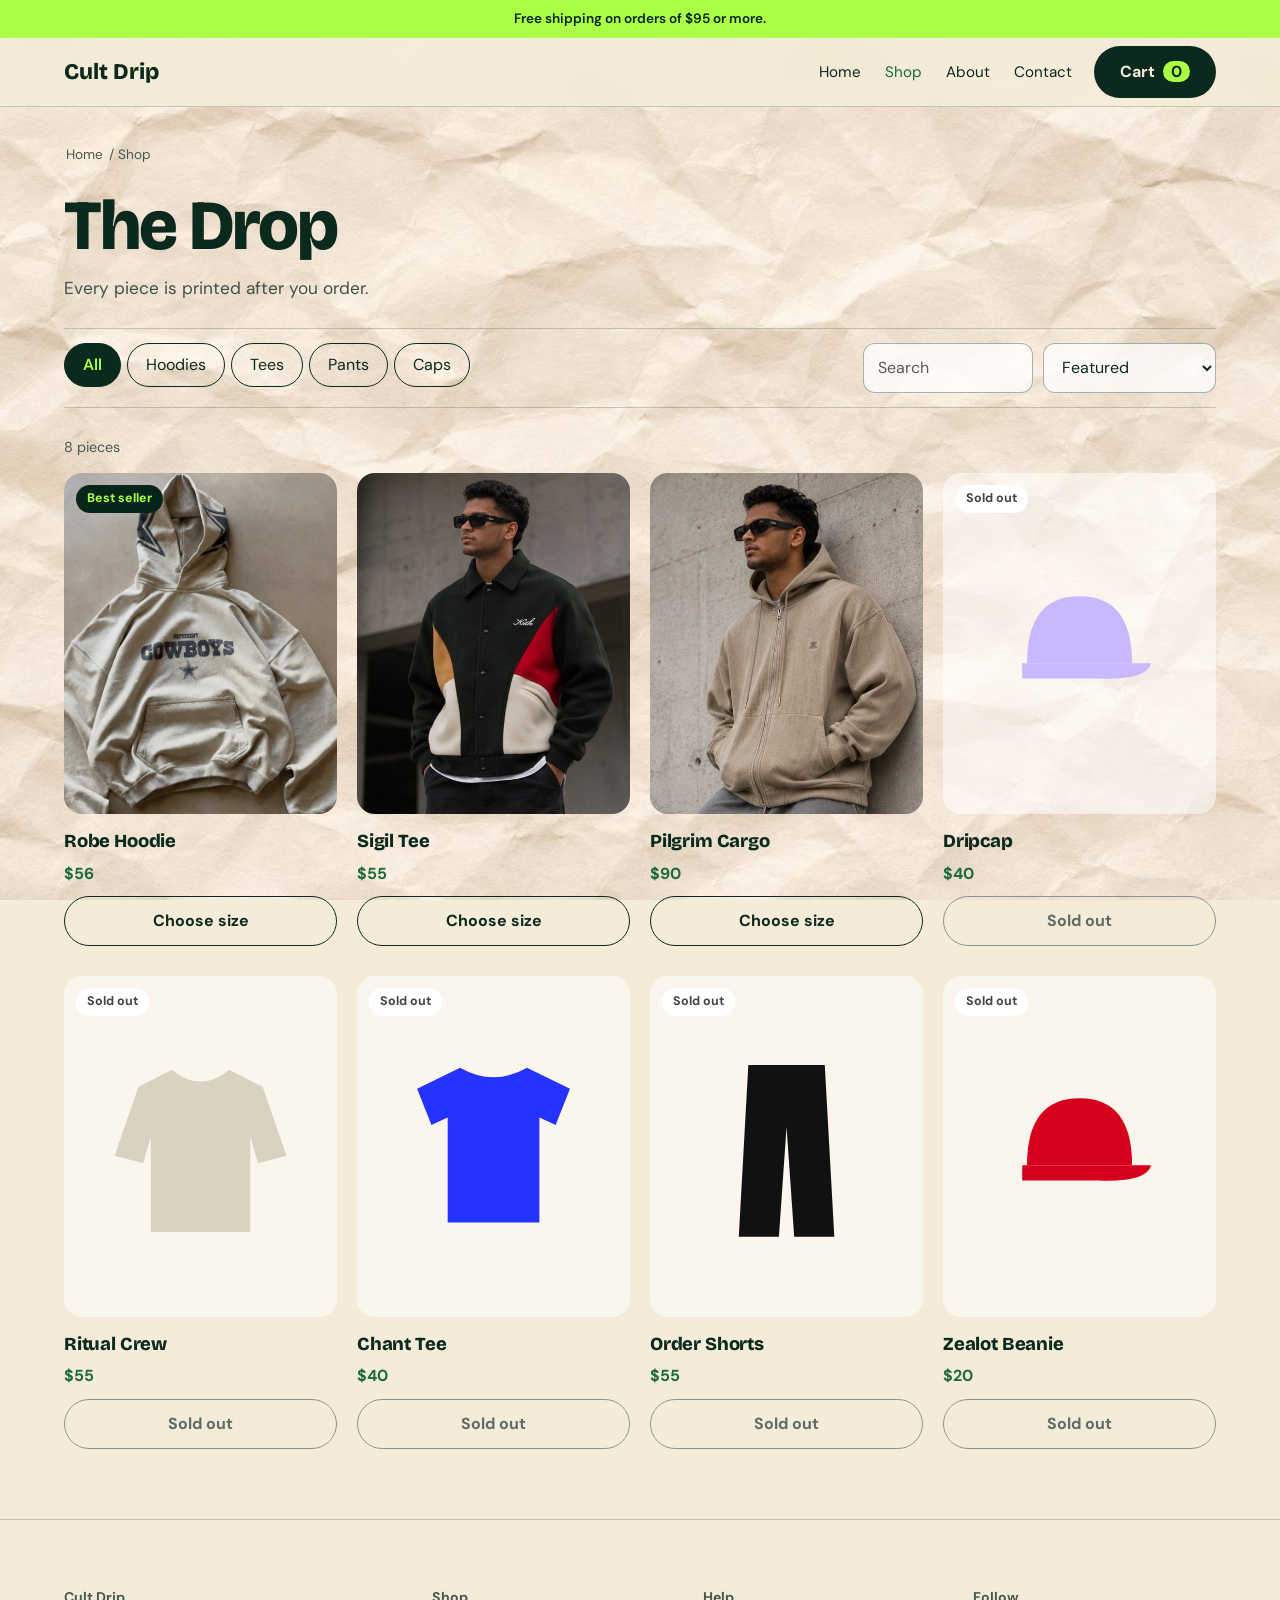
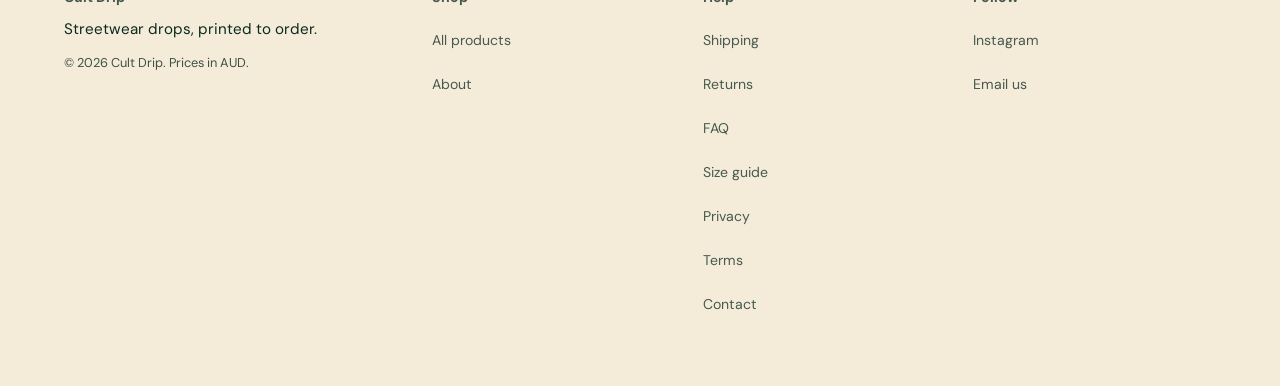
<file: shop.html>
<!DOCTYPE html>
<!-- cd-version:13 --><html lang="en-AU"><head><meta charset="utf-8"><link rel="icon" href="data:image/svg+xml,%3Csvg xmlns='http://www.w3.org/2000/svg' viewBox='0 0 64 64'%3E%3Crect width='64' height='64' rx='14' fill='%230b2a1d'/%3E%3Ctext x='32' y='44' font-size='30' text-anchor='middle' fill='%23abff44' font-family='Arial' font-weight='700'%3ECD%3C/text%3E%3C/svg%3E"><meta name="viewport" content="width=device-width, initial-scale=1"><title>Shop hoodies, tees, bottoms and headwear | Cult Drip</title><meta name="description" content="Every Cult Drip piece in one place: oversized hoodies, tees, bottoms and headwear, printed to order."><meta name="theme-color" content="#f4ecd9"><meta property="og:type" content="website"><meta property="og:site_name" content="Cult Drip"><meta property="og:title" content="Shop hoodies, tees, bottoms and headwear | Cult Drip"><meta property="og:description" content="Every Cult Drip piece in one place: oversized hoodies, tees, bottoms and headwear, printed to order."><meta name="twitter:card" content="summary"><link rel="preconnect" href="https://fonts.googleapis.com"><link rel="stylesheet" href="https://fonts.googleapis.com/css2?family=Bricolage+Grotesque:wght@700;800&family=DM+Sans:wght@400;500;600;700&display=swap"><link rel="stylesheet" href="style.css"></head>
<body data-page="shop" data-title="Shop"><noscript><p style="padding:24px;font-weight:600">This shop needs JavaScript. Please turn it on to browse and order.</p></noscript><div id="site-header"></div><main><div class="wrap">
<nav class="crumbs" aria-label="Breadcrumb"><a href="index.html">Home</a> / Shop</nav><h1 class="title" data-s="shopTitle"></h1><p class="lead shopintro" data-t="shopIntro">Every piece is printed after you order it.</p>
<div class="bar"><div class="chips" id="chips" role="group" aria-label="Filter by category"></div><div class="ctl"><input id="q" type="search" placeholder="Search" aria-label="Search products"><select id="sort" aria-label="Sort"><option value="">Featured</option><option value="low">Price: low to high</option><option value="high">Price: high to low</option></select></div></div>
<p class="catline" id="catline" hidden></p><p id="count-line" role="status"></p><h2 class="sr">Products</h2><div class="grid" id="grid"></div></div></main><div id="site-footer"></div><script src="data.js"></script><script src="copy.js"></script><script src="engine.js"></script><script src="script.js"></script></body></html>
</file>
<file: style.css>
/* cd-version:13 */
:root{--deep:#08251a;--mid:#227d47;--lime:#abff44;--card:#0e3324;--line:#15402e;--text:#eef6ee;--muted:#a9c4b2}
*{box-sizing:border-box}html{scroll-behavior:smooth}
body{margin:0;background:var(--deep);color:var(--text);font-family:"DM Sans",system-ui,Arial,sans-serif;line-height:1.6}
a{color:inherit}img,svg{max-width:100%}
:focus-visible{outline:3px solid var(--lime);outline-offset:3px}
.wrap{max-width:1200px;margin:0 auto;padding:0 24px}
h1,h2,h3{font-family:"Bricolage Grotesque","Arial Black",Arial,sans-serif;font-weight:800;letter-spacing:-.03em;line-height:1;margin:0}
.promo{background:var(--lime);color:var(--deep);text-align:center;font-size:.85rem;font-weight:600;padding:8px 12px}
header.top{position:sticky;top:0;background:rgba(8,37,26,.94);backdrop-filter:blur(8px);z-index:20;border-bottom:1px solid var(--line)}
header.top .wrap{display:flex;justify-content:space-between;align-items:center;height:68px}
.logo{font-family:"Bricolage Grotesque",Arial,sans-serif;font-weight:800;font-size:1.4rem;text-decoration:none}
.links{display:flex;gap:24px;align-items:center;font-size:.95rem}
.links a{text-decoration:none}.links a:hover,.links a.on{color:var(--lime)}
.btn{display:inline-block;background:var(--lime);color:var(--deep);padding:13px 26px;border-radius:999px;font:inherit;font-weight:700;text-decoration:none;border:0;cursor:pointer}
.btn:hover{background:#fff}.btn.ghost{background:transparent;color:var(--text);border:1px solid var(--mid)}.btn.ghost:hover{background:var(--mid)}
.links .btn{padding:9px 20px}
.hero{padding:110px 0 80px;position:relative;overflow:hidden}
.eyebrow{color:var(--lime);font-weight:600;letter-spacing:.08em;text-transform:uppercase;font-size:.8rem;margin-bottom:20px}
.hero h1{font-size:clamp(3.4rem,10vw,8.5rem);max-width:12ch}.hero h1 em{font-style:normal;color:var(--lime)}
.hero p{max-width:52ch;color:var(--muted);font-size:1.2rem;margin:28px 0 32px}
.blob{position:absolute;right:-120px;top:40px;width:460px;height:460px;border-radius:50% 50% 50% 8%;background:var(--mid);opacity:.55;z-index:-1}
.blob.b2{width:220px;height:220px;right:260px;top:300px;background:var(--lime);opacity:.9;border-radius:50% 8% 50% 50%}
.strip{background:var(--lime);color:var(--deep);overflow:hidden;white-space:nowrap;padding:16px 0}
.strip div{display:inline-block;font-family:"Bricolage Grotesque",Arial,sans-serif;font-weight:800;font-size:1.7rem;text-transform:uppercase;animation:run 26s linear infinite}
@keyframes run{to{transform:translateX(-50%)}}
section.blk{padding:80px 0}.blk h2{font-size:clamp(2.2rem,5vw,3.8rem);margin-bottom:22px}
.two{display:grid;grid-template-columns:1fr 1.4fr;gap:50px;align-items:start}.two h2{margin:0}
.lead{font-size:1.25rem;color:var(--muted);margin:0}
.steps{display:grid;grid-template-columns:repeat(auto-fit,minmax(240px,1fr));gap:18px;margin-top:30px}
.step{background:var(--card);border:1px solid var(--line);border-radius:20px;padding:28px}
.step span{color:var(--lime);font-weight:700}.step h3{font-size:1.6rem;margin:12px 0 10px}.step p{margin:0;color:var(--muted)}
.creed{background:var(--mid)}.creed .step{background:var(--deep);border:0}
.make{background:var(--lime);color:var(--deep)}
.make .lead{color:#17401f;max-width:30ch;font-family:"Bricolage Grotesque",Arial,sans-serif;font-weight:700;font-size:clamp(1.6rem,3.4vw,2.6rem);line-height:1.12;letter-spacing:-.02em}
.join{background:var(--card);text-align:center;padding:100px 0}.join h2{font-size:clamp(2.8rem,8vw,6rem);margin-bottom:16px}.join p{color:var(--muted)}
.join form{display:flex;gap:10px;justify-content:center;flex-wrap:wrap;margin:28px 0 12px}
input,select,textarea{font:inherit;color:#fff;background:var(--deep);border:1px solid var(--mid);border-radius:12px;padding:10px 14px;width:100%}
.join input{flex:1 1 280px;max-width:380px;border-radius:999px;padding:14px 22px;width:auto}
#ok{min-height:1.5em;font-weight:600;color:var(--lime)}
/* shop */
.crumbs{font-size:.85rem;padding:26px 0 6px;color:var(--muted)}.crumbs a{text-decoration:none}.crumbs a:hover{color:var(--lime)}
h1.title{font-size:clamp(2.4rem,6vw,4.4rem);margin:8px 0 22px}
.bar{display:flex;justify-content:space-between;flex-wrap:wrap;gap:12px;border-top:1px solid var(--line);border-bottom:1px solid var(--line);padding:14px 0;margin-bottom:28px}
.chips button{border:1px solid var(--mid);background:transparent;color:var(--text);border-radius:999px;padding:7px 18px;margin:0 6px 6px 0;cursor:pointer;font:inherit}
.chips button.on{background:var(--lime);color:var(--deep);border-color:var(--lime);font-weight:600}
.ctl{display:flex;gap:10px}.ctl input{width:170px}.ctl select{width:auto}
.grid{display:grid;grid-template-columns:repeat(auto-fill,minmax(230px,1fr));gap:30px 20px;margin-bottom:70px}
.card{position:relative}
.card .pic{background:#e7eee4;border-radius:18px;aspect-ratio:4/5;display:flex;align-items:center;justify-content:center;overflow:hidden}
.card .pic svg{width:70%}.card .pic img{width:100%;height:100%;object-fit:cover}
.badge{position:absolute;top:12px;left:12px;background:var(--lime);color:var(--deep);font-size:.78rem;font-weight:700;padding:4px 11px;border-radius:999px;z-index:2}
.badge.out{background:#fff;color:#444}.badge.new{background:var(--deep);color:var(--lime)}
.card h3{font-size:1.15rem;margin:12px 0 4px;letter-spacing:-.01em}.price b{color:var(--lime)}.price s{color:var(--muted);margin-left:8px}
.add{margin-top:10px;width:100%;padding:11px;border:1px solid var(--lime);background:transparent;color:var(--lime);font:inherit;font-weight:700;cursor:pointer;border-radius:999px}
.add:hover:not(:disabled){background:var(--lime);color:var(--deep)}.add:disabled{border-color:#456;color:#789;cursor:not-allowed}
.empty{color:var(--muted);grid-column:1/-1}
/* cart */
.count{background:var(--deep);color:var(--lime);border-radius:999px;padding:0 8px;margin-left:4px}
.shade{position:fixed;inset:0;background:rgba(0,0,0,.55);opacity:0;pointer-events:none;transition:opacity .2s;z-index:30}
.drawer{position:fixed;top:0;right:0;bottom:0;width:min(390px,100%);background:var(--card);transform:translateX(100%);transition:transform .25s;z-index:31;display:flex;flex-direction:column;padding:22px}
body.cart-open .shade{opacity:1;pointer-events:auto}body.cart-open .drawer{transform:none}
.drawer h2{margin:0 0 12px;font-size:1.8rem}.rows{flex:1;overflow:auto}
.row{display:flex;justify-content:space-between;gap:10px;padding:10px 0;border-bottom:1px solid var(--line)}
.row button{border:0;background:none;color:var(--lime);cursor:pointer;font:inherit}
.ship{font-size:.85rem;margin:10px 0;color:var(--muted)}.meter{height:6px;background:var(--line);border-radius:9px;overflow:hidden}.meter i{display:block;height:100%;background:var(--lime)}
/* forms */
form.contact{display:grid;gap:14px;max-width:520px;margin-bottom:70px}
footer.foot{padding:30px 0;color:var(--muted);font-size:.88rem;border-top:1px solid var(--line)}
footer.foot .wrap{display:flex;justify-content:space-between;flex-wrap:wrap;gap:10px}footer.foot a{margin-left:14px}
/* admin */
.adm main{padding-bottom:110px}.adm h1{font-size:clamp(2.2rem,5vw,3.4rem);margin:34px 0 10px}
.panel{background:var(--card);border:1px solid var(--line);border-radius:20px;padding:24px;margin:20px 0}.panel h2{font-size:1.6rem;margin-bottom:6px}
.panel>p{color:var(--muted);margin:0 0 16px}
.how{display:grid;grid-template-columns:repeat(auto-fit,minmax(200px,1fr));gap:12px;counter-reset:s;padding:0;list-style:none;margin:0}
.how li{counter-increment:s;background:var(--deep);border-radius:14px;padding:14px}.how li::before{content:counter(s);display:inline-grid;place-items:center;width:26px;height:26px;border-radius:50%;background:var(--lime);color:var(--deep);font-weight:700;margin-bottom:6px}
.fields{display:grid;grid-template-columns:repeat(auto-fit,minmax(180px,1fr));gap:12px}
label{display:block;font-size:.82rem;color:var(--muted);font-weight:600}label input,label select{margin-top:5px;color:#fff}
input[type=color]{padding:3px;height:42px;cursor:pointer}
.prow{background:var(--deep);border:1px solid var(--line);border-radius:16px;padding:16px;margin-bottom:14px}
.ptop{display:flex;justify-content:space-between;flex-wrap:wrap;gap:8px;margin-bottom:12px}
.ptop button,.bulk button{background:transparent;color:var(--text);border:1px solid var(--mid);border-radius:999px;padding:6px 14px;font:inherit;cursor:pointer;margin-left:4px}
.ptop button:hover,.bulk button:hover{background:var(--mid)}.ptop .del{color:#ff8f8f;border-color:#6b2d2d}
.bulk{display:flex;gap:10px;flex-wrap:wrap;align-items:end}.bulk label{width:150px}.bulk button{margin:0}
.actions{position:fixed;left:0;right:0;bottom:0;background:var(--card);border-top:1px solid var(--line);padding:12px 20px;display:flex;gap:10px;flex-wrap:wrap;align-items:center;justify-content:center;z-index:25}
#status{color:var(--lime);font-weight:600;min-width:160px}
@media (max-width:820px){.two{grid-template-columns:1fr}.blob{opacity:.3}.hero{padding:70px 0 50px}}
@media (prefers-reduced-motion:reduce){.strip div{animation:none}*{transition:none!important}html{scroll-behavior:auto}}
.actions .btn{padding:10px 18px}
.actions .btn:disabled{opacity:.35;cursor:not-allowed}
.state{display:inline-flex;align-items:center;gap:8px;font-weight:700;font-size:.9rem}
.state::before{content:"";width:11px;height:11px;border-radius:50%;background:var(--lime)}
.state.dirty{color:#ffd166}.state.dirty::before{background:#ffd166}
.btn:disabled{opacity:.35;cursor:not-allowed}.btn:disabled:hover{background:var(--lime)}.btn.ghost:disabled:hover{background:transparent}
#state{font-weight:700;color:var(--lime)}#state.warn{color:#ffb454}
.gate{max-width:480px;margin:90px auto;background:var(--card);border:1px solid var(--line);border-radius:22px;padding:34px}
.gate h1{font-size:2.2rem;margin:0 0 10px}.gate p{color:var(--muted);margin:0 0 18px}.gate label{margin-bottom:14px}
.gate .btn{width:100%}.gate .gback{background:none;border:0;color:var(--muted);text-decoration:underline;margin-top:14px;cursor:pointer;font:inherit;width:100%}
#gmsg{min-height:1.4em;color:#ffb454;font-weight:600;margin-top:12px}
.note{background:var(--deep);border-radius:12px;padding:12px 14px;font-size:.9rem;color:var(--muted);margin-top:14px}
.pvbar{background:#ffb454;color:#221;text-align:center;font-weight:700;font-size:.85rem;padding:7px 12px}
#hint{color:#ffb454;font-size:.85rem;font-weight:600}
/* ===== Cream crumpled-paper theme (all public pages; admin stays green) ===== */
html{background:#f4ecd9}
body:not(.adm){--text:#0b2a1d;--muted:#47594e;--card:rgba(255,252,243,.72);--line:rgba(11,42,29,.2);background:transparent;color:#0b2a1d}
body:not(.adm)::before{content:"";position:fixed;inset:0;z-index:-1;background:url(paper.jpg) center/cover no-repeat,#f4ecd9}
body:not(.adm) :focus-visible{outline-color:#227d47}
body:not(.adm) header.top{background:rgba(244,236,217,.9)}
body:not(.adm) .links a:hover,body:not(.adm) .links a.on,body:not(.adm) .crumbs a:hover{color:#227d47}
body:not(.adm) .btn{background:#0b2a1d;color:#f4ecd9}
body:not(.adm) .btn:hover{background:#abff44;color:#0b2a1d}
body:not(.adm) .btn.ghost{background:transparent;color:#0b2a1d;border:1px solid #0b2a1d}
body:not(.adm) .btn.ghost:hover{background:#0b2a1d;color:#f4ecd9}
body:not(.adm) .btn:disabled:hover{background:#0b2a1d;color:#f4ecd9}
body:not(.adm) .count{background:#abff44;color:#0b2a1d}
body:not(.adm) .eyebrow,body:not(.adm) .step span,body:not(.adm) #ok{color:#227d47}
body:not(.adm) .hero h1 em{color:#227d47}
body:not(.adm) .blob{opacity:.28}
body:not(.adm) .creed{color:#f4ecd9}
body:not(.adm) .creed .step{color:#eef6ee}body:not(.adm) .creed .step p{color:#b9d1c0}body:not(.adm) .creed .step span{color:#abff44}
body:not(.adm) input,body:not(.adm) select,body:not(.adm) textarea{background:rgba(255,255,255,.75);color:#0b2a1d;border:1px solid rgba(11,42,29,.35)}
body:not(.adm) .chips button{color:#0b2a1d;border-color:#0b2a1d}
body:not(.adm) .chips button.on{background:#0b2a1d;color:#abff44;border-color:#0b2a1d}
body:not(.adm) .card .pic{background:rgba(255,255,255,.55)}
body:not(.adm) .price b{color:#1b6a3a}
body:not(.adm) .add{border-color:#0b2a1d;color:#0b2a1d;display:block;text-align:center;text-decoration:none}
body:not(.adm) .add:hover:not(:disabled){background:#0b2a1d;color:#f4ecd9}
body:not(.adm) .add:disabled{border-color:#9aa59d;color:#8a948d}
body:not(.adm) .card h3 a{text-decoration:none}body:not(.adm) .card h3 a:hover{text-decoration:underline}
body:not(.adm) .drawer{background:#f7f0df;color:#0b2a1d}
body:not(.adm) .row button{color:#227d47}body:not(.adm) .meter i{background:#227d47}
/* product page */
.pp{display:grid;grid-template-columns:1.1fr 1fr;gap:44px;margin:18px 0 70px}
.pp .big{aspect-ratio:4/5;border-radius:18px;background:rgba(255,255,255,.55);display:flex;align-items:center;justify-content:center;overflow:hidden}
.pp .big svg{width:60%}.pp .big img{width:100%;height:100%;object-fit:cover}
.pp h1{font-size:clamp(2rem,4vw,3.2rem);margin:0 0 10px}
.pp .price{font-size:1.5rem}.pp .off{background:#abff44;color:#0b2a1d;font-size:.85rem;font-weight:700;border-radius:999px;padding:3px 10px;margin-left:8px}
.ptag{font-weight:700;color:#227d47;margin:6px 0 0}
.sw{display:flex;align-items:center;gap:10px;margin:18px 0}.sw i{width:26px;height:26px;border-radius:50%;border:2px solid #0b2a1d;display:inline-block}
.sizes{display:flex;flex-wrap:wrap;gap:8px;margin:8px 0}
.sizes button{min-width:54px;padding:10px 14px;border:1px solid #0b2a1d;background:transparent;border-radius:10px;font:inherit;cursor:pointer;color:inherit}
.sizes button.on{background:#0b2a1d;color:#f4ecd9}
#szmsg{display:block;color:#a3170f;font-weight:600;min-height:1.4em;margin-bottom:8px}
.pp .btn{width:100%;text-align:center;margin-top:6px}
.shipnote{color:var(--muted);font-size:.9rem}
.pp details{border-top:1px solid var(--line);padding:14px 0}.pp details:last-child{border-bottom:1px solid var(--line)}
.pp summary{cursor:pointer;font-weight:700}.pp details p{margin:10px 0 0;color:var(--muted)}
/* landing tiles + sale banner */
.tiles{display:grid;grid-template-columns:repeat(auto-fit,minmax(220px,1fr));gap:18px}
.tile{position:relative;display:flex;align-items:flex-end;aspect-ratio:3/4;border-radius:18px;overflow:hidden;background:rgba(255,255,255,.55);text-decoration:none;color:#0b2a1d}
.tile svg{position:absolute;left:12%;top:10%;width:76%;height:auto}.tile .timg{position:absolute;inset:0;width:100%;height:100%;object-fit:cover}
.tile span{position:relative;width:100%;padding:18px;font:800 1.5rem/1 "Bricolage Grotesque",Arial,sans-serif;text-transform:uppercase;background:linear-gradient(transparent,rgba(244,236,217,.95))}
.tile:hover span{text-decoration:underline}
.sale-banner{display:flex;justify-content:space-between;align-items:center;gap:16px;flex-wrap:wrap;background:#abff44;color:#0b2a1d;border-radius:22px;padding:clamp(30px,6vw,64px);text-decoration:none}
.sale-banner span{font:800 clamp(2rem,6vw,4.5rem)/1 "Bricolage Grotesque",Arial,sans-serif;text-transform:uppercase}
.sale-banner b{font-size:1.4rem}
@media (max-width:820px){.pp{grid-template-columns:1fr}}
input[type=checkbox]{width:auto;margin:0}.chk{display:flex!important;gap:10px;align-items:center;margin:12px 0;font-size:.9rem}
#ghs{font-weight:600;color:var(--lime)}#ghs.bad{color:#ffb454}
.how2{margin-top:14px;color:var(--muted)}.how2 summary{cursor:pointer;font-weight:700;color:var(--text)}.how2 li{margin:6px 0}
.chklist{list-style:none;padding:0;margin:0}.chklist li{padding:5px 0;border-bottom:1px solid var(--line);font-size:.92rem}
.okk{color:var(--lime)}.chklist .old,.upd{color:#ffb454}.upd{font-weight:600;margin:0 0 6px}
.chip{font-size:.8rem;font-weight:600;background:var(--deep);color:var(--lime);border-radius:999px;padding:2px 10px;margin-left:8px;white-space:nowrap}
#ghs.good{color:var(--lime)}#ghs.bad{color:#ffb454}#ghs{font-weight:600}

/* ===== v3: friendlier shop ===== */
.skip{position:absolute;left:-9999px;top:8px;z-index:100}
.skip:focus{left:12px;background:#0b2a1d;color:#f4ecd9;padding:10px 16px;border-radius:10px}
.hbtns{display:flex;gap:10px;align-items:center}
.menu{display:none;background:transparent;border:1px solid #0b2a1d;color:#0b2a1d;border-radius:999px;padding:9px 16px;font:inherit;font-weight:600;cursor:pointer}
body:not(.adm) .links{margin-left:auto;margin-right:22px}
body:not(.adm) .logo{overflow:hidden;text-overflow:ellipsis;white-space:nowrap;max-width:46vw}
body.cart-open{overflow:hidden}
.drawer{visibility:hidden;transition:transform .25s,visibility 0s .25s}
body.cart-open .drawer{visibility:visible;transition:transform .25s,visibility 0s}
.dhead{display:flex;justify-content:space-between;align-items:center;margin-bottom:8px}.dhead h2{margin:0}
.x{background:none;border:0;font-size:2rem;line-height:1;cursor:pointer;color:inherit;padding:0 6px}
.cnote{color:#a3170f;font-size:.88rem;margin-bottom:6px}
.rname .sz{background:#0b2a1d;color:#f4ecd9;border-radius:6px;padding:0 7px;font-size:.78rem;margin-left:4px}
.rname small{color:var(--muted)}
.qty{display:inline-flex;align-items:center;gap:10px;margin-top:6px;border:1px solid var(--line);border-radius:999px;padding:2px 6px}
.qty button{background:none;border:0;font-size:1.15rem;width:30px;height:30px;cursor:pointer;color:inherit;border-radius:50%}
.qty button:hover{background:rgba(11,42,29,.1)}
.rside{text-align:right;display:flex;flex-direction:column;align-items:flex-end;gap:4px}
.tot{display:flex;justify-content:space-between;font-size:1.1rem;margin:12px 0}
.cmsg{min-height:1.4em;font-size:.9rem;color:var(--muted);margin:8px 0 0}
.link{background:none;border:0;padding:0;color:inherit;text-decoration:underline;cursor:pointer;font:inherit;margin-top:8px;text-align:left}
.emptycart a{color:inherit}
.rcount{color:var(--muted);font-size:.9rem;margin:-10px 0 14px}
.empty .link{margin:0 0 0 6px}
body:not(.adm) .eyebrow,body:not(.adm) .step span,body:not(.adm) #ok,body:not(.adm) .ptag,body:not(.adm) .row button{color:#1b6a3a}
body:not(.adm) .qty button{color:#0b2a1d}
body:not(.adm) .add:disabled{color:#5f6b64;border-color:#8a948d}
body:not(.adm) .btn:disabled{opacity:.45}
@media (max-width:820px){
 body:not(.adm) .menu{display:inline-block}
 body:not(.adm) .links{display:none;position:absolute;left:0;right:0;top:100%;flex-direction:column;align-items:flex-start;gap:2px;margin:0;padding:10px 24px 16px;background:#f7f0df;border-bottom:1px solid var(--line)}
 body:not(.adm) .links.open{display:flex}
 body:not(.adm) .links a{padding:10px 0;font-size:1.05rem;width:100%}
}

/* cd-friendly */
.sr{position:absolute;width:1px;height:1px;overflow:hidden;clip:rect(0 0 0 0);white-space:nowrap}
.row.gone{opacity:.6}.row.gone a{text-decoration:line-through}
.qty{display:flex;align-items:center;gap:6px}.qty span{min-width:1.4em;text-align:center;font-weight:700}
.qty button{min-width:34px;min-height:34px;border:1px solid currentColor;border-radius:8px;background:none;color:inherit;cursor:pointer;font:inherit}
.qty .rm{border:0;text-decoration:underline;margin-left:6px}
.soldnote{font-weight:700;color:#a3170f}
#count-line{color:var(--muted);font-size:.9rem;margin:0 0 14px}
#chkmsg{font-size:.9rem;margin:0 0 10px;min-height:1.2em}
.btn{min-height:44px}.add{min-height:44px}
@media (max-width:820px){.links{display:none}.links.open{display:flex;flex-direction:column;position:absolute;left:0;right:0;top:100%;background:var(--paper,#f4ecd9);padding:12px 24px 18px;gap:14px;border-bottom:1px solid var(--line)}.acts .menu{display:inline-block}header.top{position:sticky}}
@media (min-width:821px){.acts .menu{display:none}}
.acts{display:flex;gap:10px;align-items:center}
.empty{grid-column:1/-1;padding:40px 0;color:var(--muted)}.empty .btn{margin-top:10px}

/* cd-product-page */
.gal{min-width:0}
.stage{position:relative;outline-offset:3px}
.pp .big{cursor:zoom-in;aspect-ratio:4/5}
.pp .big img{pointer-events:auto;user-select:none}
.gnav{position:absolute;top:50%;transform:translateY(-50%);width:44px;height:44px;border-radius:50%;border:0;background:rgba(244,236,217,.92);color:#0b2a1d;font-size:1.7rem;line-height:1;cursor:pointer}
.gnav.prev{left:10px}.gnav.next{right:10px}.gnav:hover{background:#abff44}
.gcount{position:absolute;right:12px;bottom:12px;background:rgba(11,42,29,.85);color:#f4ecd9;font-size:.8rem;border-radius:999px;padding:3px 10px}.gcount:empty{display:none}
.modelnote{font-size:.88rem;color:var(--muted);margin:10px 0 0}
.thumbs{display:grid;grid-template-columns:repeat(5,1fr);gap:8px;margin-top:12px}
.thumbs button{padding:0;border:2px solid transparent;border-radius:10px;overflow:hidden;background:rgba(255,255,255,.55);aspect-ratio:4/5;cursor:pointer}
.thumbs button.on{border-color:#0b2a1d}.thumbs img{width:100%;height:100%;object-fit:cover;display:block}
.tagline{color:var(--muted);margin:0 0 12px}
.colours{margin:18px 0}.swl{display:flex;gap:10px;margin-top:8px;flex-wrap:wrap}
.swl a{width:52px;height:52px;border-radius:10px;overflow:hidden;border:2px solid transparent;display:block;background:rgba(255,255,255,.55)}
.swl a.cur{border-color:#0b2a1d}.swl img{width:100%;height:100%;object-fit:cover}.swl i{display:block;width:100%;height:100%}
.sizes button.na{opacity:.4;text-decoration:line-through;cursor:not-allowed}
.notify{font-size:.88rem;margin:4px 0 12px}
.sguide{border:0!important;padding:0!important;margin:4px 0 14px}.sguide summary{font-weight:600;text-decoration:underline}
.tw{overflow-x:auto;margin-top:8px}.sguide table{border-collapse:collapse;width:100%;font-size:.9rem}.sguide th,.sguide td{border:1px solid var(--line);padding:6px 10px;text-align:left;white-space:nowrap}
.tabs{margin-top:22px}.tablist{display:flex;flex-wrap:wrap;gap:4px;border-bottom:1px solid var(--line)}
.tablist button{background:none;border:0;border-bottom:3px solid transparent;padding:10px 12px;font:inherit;font-weight:600;color:inherit;cursor:pointer}
.tablist button[aria-selected="true"]{border-bottom-color:#0b2a1d}
[role=tabpanel]{padding:14px 0;color:var(--muted)}[role=tabpanel] p{margin:0 0 8px}[role=tabpanel] ul{margin:0;padding-left:18px}
.feats{display:grid;grid-template-columns:repeat(auto-fit,minmax(120px,1fr));gap:10px;margin-top:10px}
.feats div{background:rgba(255,255,255,.55);border-radius:14px;padding:14px}.feats b{display:block}.feats span{font-size:.85rem;color:var(--muted)}
.lightbox{position:fixed;inset:0;z-index:60;background:rgba(11,42,29,.92);display:flex;align-items:center;justify-content:center;cursor:zoom-out}
.lightbox img{max-width:94vw;max-height:92vh;object-fit:contain}.lightbox button{position:absolute;top:14px;right:18px;background:none;border:0;color:#fff;font-size:2.4rem;cursor:pointer}
.card .pic{position:relative}.card .pic img.alt{position:absolute;inset:0;opacity:0;transition:opacity .25s}.card:hover .pic img.alt{opacity:1}
@media (max-width:820px){.card .pic img.alt{display:none}}
@media (prefers-reduced-motion:reduce){.card .pic img.alt{transition:none}}

/* cd-admin-photos */
.adm .wide{grid-column:1/-1}.adm textarea{min-height:70px;resize:vertical;width:100%}
.adm h4{margin:18px 0 8px;font-size:1rem;color:var(--lime)}
.photos .hint{color:var(--muted);font-size:.88rem;margin:4px 0 10px}
.pslots{display:grid;grid-template-columns:repeat(auto-fit,minmax(150px,1fr));gap:10px}
.pslot{background:var(--card);border:1px solid var(--line);border-radius:12px;padding:8px}
.pthumb{aspect-ratio:4/5;border-radius:8px;background:rgba(255,255,255,.08);display:flex;align-items:center;justify-content:center;overflow:hidden;margin-bottom:6px;color:var(--muted);font-size:1.6rem}
.pthumb img{width:100%;height:100%;object-fit:cover}.pslot input{font-size:.8rem;padding:6px 8px}
.pbtn{display:flex;gap:6px;margin-top:6px}.pbtn button{flex:1;background:transparent;color:var(--text);border:1px solid var(--mid);border-radius:999px;padding:6px;font:inherit;font-size:.85rem;cursor:pointer}.pbtn button:hover{background:var(--mid)}

/* cd-product-v5: layout after the reference */
.pp{grid-template-columns:minmax(0,1fr) 430px;gap:32px;align-items:start;margin:12px 0 40px}
.gal{display:grid;grid-template-columns:64px minmax(0,1fr);gap:18px;align-items:start}
.thumbs{display:flex;flex-direction:column;gap:12px;grid-template-columns:none;margin:0;position:sticky;top:90px}
.thumbs button{position:relative;width:60px;aspect-ratio:4/5;border:1px solid transparent;border-radius:6px;padding:0}
.thumbs button.on{border-color:#0b2a1d}.thumbs button.on::before{content:"";position:absolute;left:-12px;top:50%;width:6px;height:6px;margin-top:-3px;border-radius:50%;background:#0b2a1d}
.pp .big{border-radius:0;aspect-ratio:4/5;background:rgba(255,255,255,.5);max-height:86vh;width:100%}
.dots{display:none}
.info{position:sticky;top:84px;display:flex;flex-direction:column;gap:8px;min-width:0}
.pnl{background:rgba(255,255,255,.82);padding:18px 20px}
.pnl h1{font-size:1.5rem;letter-spacing:-.01em;margin:0 0 6px}.pnl .price{font-size:1rem;margin:0 0 6px}.pnl .tagline{margin:0;font-size:.9rem;color:var(--muted)}
.colours>b{font-size:.9rem}.colours small{font-size:.65rem;vertical-align:super}.colours b span{font-weight:400;color:var(--muted);margin-left:6px}
.swl{gap:6px;margin-top:12px}.swl a{width:76px;height:84px;border-radius:0;border:0;border-bottom:2px solid transparent;background:rgba(244,236,217,.6)}.swl a.cur{border-bottom-color:#0b2a1d}
.szhead{display:flex;justify-content:space-between;align-items:center;margin-bottom:12px;font-size:.9rem}.szhead a{font-size:.8rem;color:var(--muted);text-decoration:underline}
.sizes{display:grid;grid-template-columns:repeat(auto-fit,minmax(48px,1fr));gap:4px;margin:0}
.sizes button{min-width:0;border:0;border-radius:0;background:rgba(244,236,217,.7);padding:12px 4px;font-size:.85rem;position:relative}
.sizes button.on{background:#0b2a1d;color:#f4ecd9}
.sizes button.na{opacity:.5;text-decoration:none;overflow:hidden}.sizes button.na::after{content:"";position:absolute;left:0;right:0;top:50%;border-top:1px solid #0b2a1d;transform:rotate(-24deg)}
.findsize{display:block;width:100%;margin-top:6px;border:0;background:rgba(244,236,217,.7);padding:12px;font:inherit;font-size:.85rem;cursor:pointer;color:inherit}.findsize:hover{background:#abff44}
.modelnote{font-size:.8rem;color:var(--muted);margin:12px 0 0}.modelnote a{color:inherit;text-decoration:underline}
.perks{padding:10px 20px}.perks p{margin:0;padding:8px 0;font-size:.85rem}.perks p+p{border-top:1px solid var(--line)}
.pp .btn.buy{width:100%;border-radius:0;background:#0b2a1d;color:#f4ecd9;min-height:52px;margin:0}.pp .btn.buy:hover:not(:disabled){background:#abff44;color:#0b2a1d}
#below{margin:0 0 50px}
.ftiles{display:grid;grid-template-columns:repeat(auto-fit,minmax(240px,1fr));gap:6px;margin:0 0 40px}
.ft{background:rgba(255,255,255,.82);display:flex;flex-direction:column}.ft img{width:100%;aspect-ratio:4/3;object-fit:cover;display:block}
.ft .cap{padding:16px 20px;font-size:.85rem}.ft .cap b{display:block}.ft .cap span{color:var(--muted)}
.sh{font-size:1.1rem;margin:0 0 14px;letter-spacing:0}
.perf{display:grid;grid-template-columns:repeat(auto-fit,minmax(260px,1fr));gap:6px;margin-bottom:34px}
.pf{background:rgba(255,255,255,.82);padding:18px 22px}.pt{display:flex;justify-content:space-between;font-size:.85rem;margin-bottom:8px}
.bars{display:grid;grid-template-columns:repeat(5,1fr);gap:4px}.bars i{display:block;height:3px;background:rgba(11,42,29,.15)}.bars u{display:block;height:100%;background:#0b2a1d}
.pf small{display:block;margin-top:10px;color:var(--muted)}
.intro{max-width:100ch;font-size:.9rem;margin:0 0 26px}
.accs{display:grid;grid-template-columns:1fr 1fr;gap:6px}
.accs details{background:rgba(255,255,255,.82);border:0!important;padding:0!important;margin:0!important}
.accs summary{list-style:none;cursor:pointer;padding:16px 20px;font-weight:700;font-size:.85rem;display:flex;justify-content:space-between}
.accs summary::-webkit-details-marker{display:none}.accs summary::after{content:"\203A";font-size:1.2rem;transition:transform .2s}.accs details[open] summary::after{transform:rotate(90deg)}
.accs details>div{padding:0 20px 18px;font-size:.9rem;color:var(--muted)}.accs details p{margin:0 0 8px}.accs ul{margin:0;padding-left:18px}
.accs .tw{margin:0}
.stickybar{position:fixed;left:0;right:0;bottom:0;z-index:25;background:#f7f0df;border-top:1px solid var(--line);display:flex;gap:6px;padding:8px max(16px,calc((100vw - 1200px)/2 + 24px));align-items:stretch}
.stickybar[hidden]{display:none}
.stickybar label{flex:1;display:flex;align-items:center;gap:10px;background:rgba(255,255,255,.82);padding:0 16px;font-size:.8rem;font-weight:700;color:#0b2a1d}
.stickybar select{flex:1;border:0;background:transparent;color:#0b2a1d;font:inherit;font-weight:400;padding:12px 0;min-width:0}
.stickybar .sc{flex:1;display:flex;align-items:center;background:rgba(255,255,255,.82);padding:0 16px;font-size:.85rem}
.stickybar .btn{flex:2;border-radius:0;display:flex;justify-content:space-between;align-items:center;background:#0b2a1d;color:#f4ecd9;padding:12px 18px}.stickybar .btn:hover{background:#abff44;color:#0b2a1d}
@media (max-width:980px){
 .pp{grid-template-columns:1fr}.info{position:static}
 .gal{grid-template-columns:1fr}.thumbs{flex-direction:row;position:static;order:2;overflow-x:auto;gap:8px}.thumbs button.on::before{display:none}
 .stage{order:1}.pp .big{max-height:none}.dots{display:flex;gap:6px;justify-content:center;position:absolute;left:0;right:0;bottom:12px}.dots i{width:6px;height:6px;border-radius:50%;background:rgba(11,42,29,.3)}.dots i.on{background:#0b2a1d}
 .gcount{display:none}.accs{grid-template-columns:1fr}
 .stickybar{flex-wrap:wrap;padding:8px 12px}.stickybar .btn{flex:1 1 100%}.stickybar label,.stickybar .sc{flex:1 1 45%;padding:0 12px}
}

/* cd-cart-v6: drawer after the reference */
.drawer{width:min(440px,100%);padding:0;background:#fbf7ec;color:#0b2a1d;overflow:hidden}
.dhead{display:flex;justify-content:space-between;align-items:center;padding:18px 22px 10px}
.dhead h2{margin:0;font-size:1.2rem;letter-spacing:.02em;text-transform:uppercase}.dhead small{font-size:.7rem;vertical-align:super}
.dx{background:none;border:0;color:inherit;cursor:pointer;padding:8px;min-width:44px;min-height:44px;display:flex;align-items:center;justify-content:center}
.dsub{margin:0 22px 10px;background:rgba(11,42,29,.06);padding:14px 16px}.srow{display:flex;justify-content:space-between;align-items:center}
.dsub .ship{margin:8px 0 6px;color:var(--muted);font-size:.8rem}.dsub .meter{margin:0;height:4px}
.drawer .rows{flex:1;overflow-y:auto;padding:0 22px}
.crow{display:grid;grid-template-columns:96px minmax(0,1fr);gap:14px;padding:14px 0;border-bottom:1px solid var(--line);align-items:stretch}
.cth{background:rgba(255,255,255,.7);display:flex;align-items:center;justify-content:center;aspect-ratio:4/5;overflow:hidden}.cth img{width:100%;height:100%;object-fit:cover}.cth svg{width:70%}
.cinfo{display:flex;flex-direction:column;min-width:0}
.ctop{display:flex;justify-content:space-between;gap:10px}.ctop a{font-weight:600;text-decoration:none;overflow-wrap:anywhere}.ctop a:hover{text-decoration:underline}.ctop b{white-space:nowrap}
.cmeta{font-size:.85rem;color:var(--muted);margin-top:6px}
.cbot{display:flex;justify-content:space-between;align-items:center;margin-top:auto;padding-top:10px}
.qty2{display:flex;align-items:center;gap:6px}.qty2 span{min-width:1.6em;text-align:center;font-weight:600}
.qty2 button{width:36px;height:36px;border:1px solid rgba(11,42,29,.35);background:none;color:inherit;font-size:1.1rem;cursor:pointer}.qty2 button:hover{background:#abff44}
.drawer .rmx{width:40px;height:40px;border:0;background:none;color:#0b2a1d;cursor:pointer;display:flex;align-items:center;justify-content:center;flex:none}.drawer .rmx:hover{background:#a3170f;color:#fff}
.crow.gone{opacity:.65}.cempty{color:var(--muted);padding:20px 0}
.also{padding:12px 22px 4px}.also h3{font:700 .9rem "DM Sans",Arial,sans-serif;text-transform:uppercase;margin:0 0 10px;padding-bottom:8px;border-bottom:1px solid var(--line)}
.alsol{display:grid;grid-template-columns:repeat(3,1fr);gap:8px}.amini{background:rgba(255,255,255,.7);display:flex;flex-direction:column}
.ath{aspect-ratio:1;display:flex;align-items:center;justify-content:center;overflow:hidden}.ath img{width:100%;height:100%;object-fit:cover}.ath svg{width:60%}
.abot{display:flex;justify-content:space-between;align-items:center;padding:4px 8px 6px;font-size:.8rem}
.aplus{width:30px;height:30px;border:0;background:none;color:inherit;font-size:1.2rem;cursor:pointer;text-decoration:none;display:flex;align-items:center;justify-content:center}.aplus:hover{background:#abff44}
.dfoot{padding:14px 22px 18px;border-top:1px solid var(--line);background:#fbf7ec}
.dfoot #chkmsg{font-size:.85rem;margin:6px 0}.dfoot .btn{width:100%;border-radius:0;background:#0b2a1d;color:#f4ecd9;min-height:50px;letter-spacing:.06em}.dfoot .btn:hover:not(:disabled){background:#abff44;color:#0b2a1d}.dfoot .btn:disabled{opacity:.4}
.keep{display:block;margin:10px auto 0;background:none;border:0;font:inherit;text-decoration:underline;cursor:pointer;color:inherit;min-height:36px}

/* cd-fix-v7: one photo = single column (no thumbnail strip) */
.gal.one{grid-template-columns:minmax(0,1fr)}
.drawer .rows{flex:1 1 auto;min-height:170px}.dhead,.dsub,.also,.dfoot{flex:none}
@media (max-height:860px){.also{display:none}}

/* cd-represent-v8: flat white panels, black buttons, after the reference */
body:not(.adm) .drawer{width:min(480px,100%);background:#fff;color:#111}
.dhead{padding:20px 24px 12px}.dhead h2{font-weight:400;font-size:1.15rem;letter-spacing:.01em}
.dmeter{margin:0 24px 14px;height:3px;background:rgba(0,0,0,.14);border-radius:0;overflow:hidden}.dmeter i{display:block;height:100%;background:#2f8f4e;transition:width .3s}
.dsub{margin:0 24px;background:#f5f5f5;padding:16px 18px}.dsub .ship{margin:10px 0 0;font-size:.8rem;color:#444}
.dship{margin:14px 24px 0;border-top:1px solid #ddd;border-bottom:1px solid #ddd}
.dship summary{list-style:none;cursor:pointer;display:flex;justify-content:space-between;align-items:center;padding:16px 0;font-size:.95rem}.dship summary::-webkit-details-marker{display:none}
.dship summary::after{content:"\203A";font-size:1.3rem;transition:transform .2s}.dship[open] summary::after{transform:rotate(90deg)}
.dship>div{padding:0 0 14px;font-size:.85rem;color:#555}.dship p{margin:0 0 8px}
.drawer .rows{padding:0 24px}
.crow{grid-template-columns:150px minmax(0,1fr);gap:18px;padding:16px 0;border-bottom:0}
.cth{background:#f5f5f5}
.cmeta{color:#111;margin-top:14px;font-size:.9rem}
.qty2{gap:4px}.qty2 button{border:0;width:32px;height:32px;font-size:1.3rem}.qty2 button:hover{background:#eee}
.drawer .rmx:hover{background:#eee;color:#a3170f}
.also{padding:14px 0 6px}.also h3{margin:0 24px 12px;padding-bottom:10px;font-weight:400;font-size:1rem;border-bottom:1px solid #ddd}
.alsol{display:flex;gap:10px;overflow-x:auto;padding:0 24px 10px;scroll-snap-type:x mandatory}
.amini{flex:0 0 56%;scroll-snap-align:start;background:#f5f5f5}.ath{background:#f5f5f5}
.abot{padding:6px 12px 10px;font-size:.85rem}.aplus:hover{background:#e4e4e4}
.dfoot{padding:16px 24px 22px;background:#fff;border-top:0;box-shadow:0 -10px 18px rgba(0,0,0,.05)}
.dfoot .srow{margin-bottom:14px}
.dfoot .btn{background:#111;color:#fff;display:flex;gap:8px;align-items:center;justify-content:center}.dfoot .btn:hover:not(:disabled){background:#333;color:#fff}
.keep{font-size:.85rem}
@media (max-height:780px){.also{display:none}}
/* product page: full width, white panels, black buttons */
body[data-title="Product"] main>.wrap{max-width:none;padding:0 20px}
.pnl,.ft,.pf,.accs details{background:rgba(255,255,255,.95)}
.pp{grid-template-columns:minmax(0,1fr) 440px;gap:40px}
.pp .big{background:transparent;aspect-ratio:auto;height:calc(100vh - 150px);min-height:480px;max-height:980px}
.pp .big img{object-fit:contain}.pp .big svg{width:min(60%,520px)}
.sizes button{background:#f3f3f3}.findsize{background:#f3f3f3}.findsize:hover{background:#e6e6e6}
.sizes button.on{background:#111;color:#fff}.thumbs button.on{border-color:#111}.swl a.cur{border-bottom-color:#111}
.pp .btn.buy,.stickybar .btn{background:#111;color:#fff}.pp .btn.buy:hover:not(:disabled),.stickybar .btn:hover{background:#333;color:#fff}
.ftiles{grid-template-columns:repeat(3,minmax(0,1fr));gap:4px}
.ft{position:relative;min-height:120px;background:#e9e9e9}.ft img{aspect-ratio:3/2;height:auto}
.ft .cap{position:absolute;left:0;right:0;bottom:0;background:rgba(244,244,244,.94);padding:14px 20px}
.ft:not(:has(img)) .cap{position:static}
.perf{grid-template-columns:repeat(3,minmax(0,1fr));gap:4px}
.stickybar{background:#f4f4f4;padding:8px 20px}
.stickybar label,.stickybar .sc{background:#fff}
.stickybar select{appearance:none;-webkit-appearance:none;cursor:pointer;background:url("data:image/svg+xml,%3Csvg xmlns='http://www.w3.org/2000/svg' width='12' height='8'%3E%3Cpath d='M1 1l5 5 5-5' fill='none' stroke='%23111' stroke-width='1.4'/%3E%3C/svg%3E") right 4px center no-repeat;padding-right:24px}
@media (max-width:980px){
 .pp{grid-template-columns:1fr;gap:16px}.pp .big{height:auto;min-height:0;max-height:none;aspect-ratio:4/5}
 .ftiles,.perf{grid-template-columns:1fr}
 .stickybar{padding:8px 12px}.amini{flex-basis:70%}
}
/* cd-represent-v8b: polish */
.drawer .rows{min-height:210px}
.alsol{scroll-padding:0 24px}.amini{flex-basis:42%}
body:not(.adm) .dfoot .btn{background:#111;color:#fff}body:not(.adm) .dfoot .btn:hover:not(:disabled){background:#333;color:#fff}
@media (max-height:900px){.also{display:none}}
body:not(.adm) .stickybar select{border:0;border-radius:0;box-shadow:none;background-color:transparent;outline-offset:2px;padding:12px 24px 12px 0;width:100%;font-size:.85rem}
.stickybar label{gap:12px}
.accs summary{align-items:center}
body[data-title="Product"] .blk h2{font:600 1.1rem "DM Sans",Arial,sans-serif;letter-spacing:0;text-transform:none;margin:0 0 16px;line-height:1.3}
body[data-title="Product"] .blk{padding-left:0;padding-right:0}
body:not(.adm) .stickybar .btn{background:#111;color:#fff}body:not(.adm) .stickybar .btn:hover{background:#333;color:#fff}
body:not(.adm) .stickybar select{background-image:url("data:image/svg+xml,%3Csvg xmlns='http://www.w3.org/2000/svg' width='12' height='8'%3E%3Cpath d='M1 1l5 5 5-5' fill='none' stroke='%23111' stroke-width='1.4'/%3E%3C/svg%3E");background-repeat:no-repeat;background-position:right 4px center;margin-top:0}
.qty2 button{color:#111}
@media (max-width:520px){.crow{grid-template-columns:104px minmax(0,1fr);gap:14px}.cmeta{margin-top:8px}.dsub{padding:12px 14px}}

/* cd-v11: audit fixes */
.skip{position:absolute;left:-9999px;top:8px;z-index:200;background:#111;color:#fff;padding:10px 14px;border-radius:8px;text-decoration:none}.skip:focus{left:12px}
main:focus{outline:none}
footer.foot .wrap.fgrid{display:grid;grid-template-columns:1.4fr 1fr 1fr 1fr;gap:28px;padding:36px 24px 30px;align-items:start}
.fgrid b{display:block;margin-bottom:10px}.fgrid nav{display:flex;flex-direction:column}
footer.foot .fgrid nav a{margin:0;padding:7px 0;text-decoration:none}footer.foot .fgrid nav a:hover{text-decoration:underline}
.fine{font-size:.85rem;opacity:.8;margin:6px 0 0}
.helpbox{display:grid;gap:6px;max-width:780px;margin-bottom:70px}
.helpbox details{background:rgba(255,255,255,.92)}
.helpbox summary{list-style:none;cursor:pointer;padding:18px 20px;font-weight:700;display:flex;justify-content:space-between;align-items:center;min-height:56px}
.helpbox summary::-webkit-details-marker{display:none}.helpbox summary::after{content:"\203A";font-size:1.3rem;transition:transform .2s}.helpbox details[open] summary::after{transform:rotate(90deg)}
.helpbox details>div{padding:0 20px 18px;color:#333}.helpbox p{margin:0 0 10px}.hnote{margin-top:14px}
.pnote{font-size:.8rem;color:#555;margin:2px 0 8px}.pnote:empty{display:none}.dsub .pnote{margin:4px 0 0}
.onesize{display:flex;gap:10px;align-items:center;font-size:.9rem}
.nfh{font-size:1.4rem;margin:0 0 8px}
.soldnote a{text-decoration:underline;font-weight:600}
body:not(.adm) .links a.on,body:not(.adm) .links a:hover,body:not(.adm) .eyebrow,body:not(.adm) .step span,body:not(.adm) #ok,body:not(.adm) .hero h1 em,body:not(.adm) .ptag,body:not(.adm) .ptag{color:#1b6a3a}
body:not(.adm) .crumbs a{display:inline-block;padding:10px 2px}
body:not(.adm) .card h3 a{display:inline-block;padding:6px 0}
@media (max-width:600px){footer.foot .wrap.fgrid{grid-template-columns:1fr 1fr;padding:28px 16px}}
@media (max-width:520px){
 .grid{grid-template-columns:repeat(2,minmax(0,1fr));gap:22px 12px}
 .tiles{grid-template-columns:repeat(2,minmax(0,1fr));gap:12px}
 .card h3{font-size:1rem}.card .add{padding:10px 6px;font-size:.88rem;min-height:44px}.card .price{font-size:.95rem}
}

/* cd-v11b: round-1 test fixes */
.fine{opacity:1;color:#4f5c50}
.ctl{flex-wrap:wrap;min-width:0}.ctl input,.ctl select{max-width:100%;min-width:0}
@media (max-width:420px){.ctl{width:100%}.ctl input{flex:1 1 120px;width:auto}.ctl select{flex:1 1 140px}}
/* cd-v11c: product page sits on the same grid as header/footer */
body[data-title="Product"] main>.wrap{max-width:1280px;padding:0 24px}
.gal.one .big{background:#f6f6f6}
.gal.one .big svg{width:46%}
@media (max-width:600px){body[data-title="Product"] main>.wrap{padding:0 16px}}

/* cd-v11d: phone-shopper fixes: bigger tap areas */
.qty button,.qb button,.drawer .qty button{min-width:40px;min-height:40px}
.szhead a,.modelnote a{display:inline-block;padding:10px 4px}
footer.foot .fgrid a{display:inline-block;padding:6px 0}
.drawer [data-a]{min-width:40px;min-height:40px}
/* cd-v11e: accessibility review fixes */
html{scroll-padding-bottom:96px}
::placeholder{color:#5a5a5a;opacity:1}
.fine a,#handles a{color:#2c3a2f;text-decoration:underline}
.stripw{position:relative}
.spause{position:absolute;right:8px;top:50%;transform:translateY(-50%);z-index:2;background:var(--deep);color:#f4ecd9;border:0;border-radius:999px;padding:6px 12px;font:inherit;font-size:.78rem;cursor:pointer}
body.nomotion .strip div{animation-play-state:paused}
.strip:hover div{animation-play-state:paused}
@media (max-width:420px){header.top .brand,header.top .logo{font-size:1.15rem}}
.lbl{display:block;font-size:.85rem;font-weight:600;margin:10px 0 4px}

/* ==== Version 13: site additions (pages builder only) ==== */
/* @@SITE13-START@@ */
/* The hidden attribute always wins. It used to lose to .sale-banner{display:flex}, so "Shop the sale" showed with nothing on sale. */
[hidden]{display:none!important}
/* Copy hooks: an empty hook takes no room, and a section whose hooks are all empty disappears.
   script.js hides them too; these rules keep the page tidy before it runs or if copy.js/engine.js are missing. */
[data-t]:empty{display:none}
[data-sec]:not(:has([data-t]:not(:empty):not([hidden]))){display:none}
.salesec:has(.sale-banner[hidden]){display:none}
/* quiet text: stays above 4.5:1 even on the darkest paper creases */
body:not(.adm){--quiet:#3f5045}

/* home: trust strip under the moving banner */
.trustw{border-bottom:1px solid var(--line)}
.trust{list-style:none;margin:0;padding:15px 0;display:flex;flex-wrap:wrap;justify-content:center;gap:6px 28px;font-size:.92rem;font-weight:600;line-height:1.45;color:var(--text);text-align:center}
.trust li{display:inline-flex;align-items:center;gap:9px}
.trust li::before{content:"";flex:none;width:6px;height:6px;border-radius:50%;background:#227d47}
.trust li:only-child::before{display:none}

/* quiet one-line notes */
.freshnote{margin:-8px 0 24px;max-width:62ch;font-size:.98rem;line-height:1.5;color:var(--quiet)}
.shopintro{max-width:62ch;margin:-8px 0 26px;font-size:1.08rem;line-height:1.55;color:var(--quiet)}
.catline{margin:-12px 0 10px;font-size:.95rem;font-weight:600;line-height:1.5;color:var(--text)}
.official{margin-top:16px;color:var(--quiet)}
.joinsmall{max-width:48ch;margin:2px auto 0;line-height:1.5}
.cintro{max-width:58ch;margin:0 0 26px}
.hintro{margin:0 0 26px}
.formnote{margin:0;font-size:.88rem;line-height:1.5;color:var(--quiet)}
.freshnote a,.shopintro a,.catline a,.official a,.joinsmall a,.formnote a,.lastline a,.biz a,.legal a{color:inherit;text-decoration:underline;text-underline-offset:2px}

/* product page: drop line under the price */
.dropline{margin:8px 0 2px;font-size:.85rem;font-weight:600;line-height:1.45;color:#145a32}
.dropline::before{content:"";display:inline-block;width:7px;height:7px;margin:0 8px 1px 0;border-radius:50%;background:#2f8f4e;vertical-align:middle}
/* Coming soon: badge, and a card button that reads as "not yet" rather than broken */
.badge.soon{background:#f4ecd9;color:#0b2a1d;box-shadow:inset 0 0 0 1px rgba(11,42,29,.45)}
body:not(.adm) .add.soon:disabled,body:not(.adm) .badge.soon~.add:disabled{border-style:dashed;border-color:#47594e;color:var(--quiet);cursor:default}
.soldnote a,.soonnote a{color:inherit;text-decoration:underline;text-underline-offset:2px}
.soonnote{font-weight:600;color:var(--text)}

/* help page: FAQ groups inside the help accordion */
.helpbox .faq{padding-top:2px}
.faqg{margin:24px 0 4px;font:700 .78rem/1.3 "DM Sans",system-ui,Arial,sans-serif;letter-spacing:.08em;text-transform:uppercase;color:#1b6a3a}
.faq>.faqg:first-child{margin-top:6px}
.helpbox .faq details{background:none;border-top:1px solid var(--line)}
.helpbox .faq details:last-child{border-bottom:1px solid var(--line)}
.helpbox .faq summary{min-height:48px;padding:12px 0;gap:16px;font-weight:600;line-height:1.4}
.helpbox .faq summary::after{font-size:1.15rem}
.helpbox .faq details>div{padding:0 0 14px;color:#333}
.helpbox .faq details>div p{margin:0 0 8px}

/* about: numbered "How a drop works" list, and paragraphs inside a lead block */
.howlist{list-style:none;margin:0;padding:0;counter-reset:how}
.howlist li{counter-increment:how;position:relative;padding:16px 0 16px 56px;border-top:1px solid var(--line);font-size:1.12rem;line-height:1.5;color:var(--text)}
.howlist li:last-child{border-bottom:1px solid var(--line)}
.howlist li::before{content:counter(how,decimal-leading-zero);position:absolute;left:0;top:16px;font:800 1.12rem/1.5 "Bricolage Grotesque","Arial Black",Arial,sans-serif;letter-spacing:-.01em;color:#145a32}
.rich>p{margin:0 0 .8em}.rich>p:last-child{margin-bottom:0}
.lastw{padding:36px 0 44px;text-align:center}
.lastline{margin:0;font-size:1.05rem;color:var(--text)}

/* contact: business details under the form */
.biz{max-width:560px;margin:0 0 72px;padding-top:28px;border-top:1px solid var(--line)}
.biz h2{font-size:1.45rem;letter-spacing:-.02em;margin:0 0 14px}
.biz p{margin:0 0 10px;line-height:1.55;overflow-wrap:anywhere}

/* footer: tagline and legal line */
.ftag{margin:8px 0 0;max-width:30ch;font-size:.95rem;line-height:1.5;color:var(--text)}
footer.foot .legal{margin:12px 0 0;max-width:46ch;font-size:.8rem;line-height:1.55;color:var(--quiet);overflow-wrap:anywhere}
footer.foot .legal a,footer.foot .ftag a{margin:0}
@media (max-width:600px){footer.foot .fgrid>div:first-child{grid-column:1/-1}}

/* 404 */
.wrap.nf{padding:80px 24px 120px}
.nfbtns{display:flex;gap:12px;flex-wrap:wrap;margin:26px 0 0}

/* tap targets of at least 44px (the visual size stays the same where it can) */
body:not(.adm) .crumbs a{display:inline-flex;align-items:center;min-height:44px;padding:0 2px}
body:not(.adm) .chips button{min-height:44px}
body:not(.adm) .card h3 a{padding:13px 0;margin:-7px 0}
footer.foot .fgrid nav a{display:flex;align-items:center;align-self:flex-start;min-height:44px;padding:0}
#handles a{display:inline-block;padding:11px 4px}
.spause::after{content:"";position:absolute;inset:-9px -6px}
@media (prefers-reduced-motion:reduce){.spause{display:none}}
main{overflow-wrap:anywhere}
.ordertext{margin-top:10px}.ordertext summary{cursor:pointer;font-weight:600;min-height:44px;display:flex;align-items:center}.ordertext textarea{width:100%;font:inherit;font-size:.85rem;padding:10px;border:1px solid #c9c9c9;border-radius:8px;background:#fff;color:#111}
/* @@SITE13-END@@ */

/* spacer 1: keeps the two blocks apart so parallel edits merge cleanly */
/* spacer 2 */
/* spacer 3 */
/* spacer 4 */
/* spacer 5 */
/* spacer 6 */
/* spacer 7 */
/* spacer 8 */

/* ==== Version 13: Store Manager additions (admin builder only) ==== */
/* @@ADMIN13-START@@ */
/* Store Manager v13: Current drop, Business details, Page words. Green admin theme only (body.adm). */
.adm .jump{display:flex;flex-wrap:wrap;gap:8px;margin:6px 0 4px}
.adm .jump a{display:inline-flex;align-items:center;min-height:40px;padding:6px 14px;border:1px solid var(--mid);border-radius:999px;text-decoration:none;font-size:.88rem;font-weight:600;color:var(--text)}
.adm .jump a:hover{background:var(--mid)}
.adm .panel{scroll-margin-top:84px}
.adm input::placeholder,.adm textarea::placeholder{color:#a3b9ab;opacity:1;font-style:italic}
.adm .fbox,.adm .wbox,.adm .sbox{min-width:0}
.adm .fbox input,.adm .fbox select,.adm .fbox textarea,.adm .wbox textarea{margin-top:5px;color:#fff}
.adm .fbox label .needtag{display:inline-block;margin-left:6px;background:#ffb454;color:#221;border-radius:999px;padding:0 8px;font-size:.72rem;font-weight:700}
.adm .fbox label .needtag[hidden]{display:none}
.adm .fbox.need input,.adm .fbox.need select{border-color:#ffb454}
.adm .fh,.adm .ex,.adm .used,.adm .fwarn{display:block;font-size:.8rem;line-height:1.45;margin-top:5px;font-weight:400}
.adm .fh{color:var(--muted)}
.adm .ex{color:#a3b9ab;font-style:italic;overflow-wrap:anywhere}
.adm .used{color:#8fb39c}
.adm .fwarn{color:#ffb454;font-weight:600}
.adm .fwarn[hidden]{display:none}
.adm .ffields{grid-template-columns:repeat(auto-fit,minmax(min(100%,250px),1fr));gap:18px 16px}
.adm .fgroup{background:var(--deep);border:1px solid var(--line);border-radius:14px;margin:10px 0}
.adm .fgroup>summary{cursor:pointer;list-style:none;display:flex;align-items:center;gap:10px;padding:12px 16px;min-height:52px;font-weight:700}
.adm .fgroup>summary::-webkit-details-marker{display:none}
.adm .fgroup>summary::before{content:"\203A";display:inline-block;width:12px;color:var(--lime);font-size:1.3rem;line-height:1;transition:transform .2s}
.adm .fgroup[open]>summary::before{transform:rotate(90deg)}
.adm .fgroup>summary>span:first-child{flex:1;min-width:0}
.adm .fgroup>summary .chip{margin:0}
.adm .fgroup>div{padding:2px 16px 18px}
.adm .fgroup .fields{margin-top:6px}
.adm .ftop{display:flex;flex-wrap:wrap;justify-content:space-between;align-items:center;gap:6px 18px}
.adm .prog{flex:1 1 240px;max-width:520px}
.adm .prog b{display:block;margin-bottom:6px}
.adm .pbar{display:block;height:10px;border-radius:99px;background:var(--deep);border:1px solid var(--line);overflow:hidden}
.adm .pbar i{display:block;height:100%;width:0;background:var(--lime);transition:width .3s}
.adm .fmiss{background:var(--deep);border-radius:12px;padding:12px 14px;margin:12px 0 6px;font-size:.9rem;color:var(--muted)}
.adm .fmiss b{color:var(--text)}
.adm .lnk{background:none;border:0;padding:6px 0;min-height:36px;color:var(--lime);text-decoration:underline;font:inherit;cursor:pointer;text-align:left}
.adm .onlyempty .fbox.filled,.adm .onlyempty .fgroup.full{display:none}
.adm .wbox{background:var(--card);border:1px solid var(--line);border-radius:12px;padding:12px 14px;margin:10px 0}
.adm .wbox label{color:var(--text);font-size:.92rem}
.adm .wstate{display:flex;flex-wrap:wrap;align-items:center;gap:8px;margin-top:8px}
.adm .tag{display:inline-block;font-size:.76rem;font-weight:700;border-radius:999px;padding:3px 10px;background:#173f2c;color:var(--lime)}
.adm .tag:empty{display:none}
.adm .tag.yours{background:#ffd166;color:#08251a}
.adm .tag.none{background:transparent;color:var(--muted);border:1px solid var(--mid)}
.adm .wbtn{background:transparent;color:var(--text);border:1px solid var(--mid);border-radius:999px;padding:6px 14px;font:inherit;font-size:.85rem;cursor:pointer;min-height:40px}
.adm .wbtn:hover{background:var(--mid)}
.adm .wbtn[hidden]{display:none}
.adm .wnote{flex-basis:100%;font-size:.8rem;color:#ffd166}
.adm .wnote:empty{display:none}
.adm .sbox .wstate{margin-top:6px}
.adm .dwarn{margin:14px 0 0;color:#ffb454;font-weight:600}
.adm .dwarn:empty{margin:0}
.adm .dropnow{margin-top:14px;background:var(--deep);border:1px solid var(--mid);border-radius:14px;padding:14px 16px}
.adm .dropnow dl{display:grid;grid-template-columns:max-content minmax(0,1fr);gap:6px 14px;margin:10px 0 4px}
.adm .dropnow dt{color:var(--muted);font-size:.85rem}
.adm .dropnow dd{margin:0;font-weight:600;overflow-wrap:anywhere}
.adm .phint{color:var(--muted);font-size:.85rem;margin:-2px 0 10px}
.adm .nocde{color:#ffd166}
.adm .ptop b{overflow-wrap:anywhere}
@media (max-width:600px){
 .adm .wrap{padding-left:14px;padding-right:14px}
 .adm .panel{padding:18px 14px;border-radius:16px}
 .adm .prow{padding:12px}
 .adm .fgroup>summary{padding:10px 12px}
 .adm .fgroup>div{padding:2px 12px 14px}
 .adm .dropnow dl{grid-template-columns:minmax(0,1fr);gap:2px}
 .adm .dropnow dd{margin-bottom:8px}
 .adm .gate{margin:40px 12px;padding:24px 18px}
 .adm .actions{padding:8px 10px;gap:6px 8px}
 .adm .actions .btn{padding:8px 14px}
 .adm #status{min-width:0;flex-basis:100%;text-align:center}
 .adm #status:empty{display:none}
 .adm main{padding-bottom:150px}
 .adm .ptop button{margin:4px 4px 0 0}
}
@media (prefers-reduced-motion:reduce){.adm .fgroup>summary::before,.adm .pbar i{transition:none}}
/* @@ADMIN13-END@@ */
</file>
